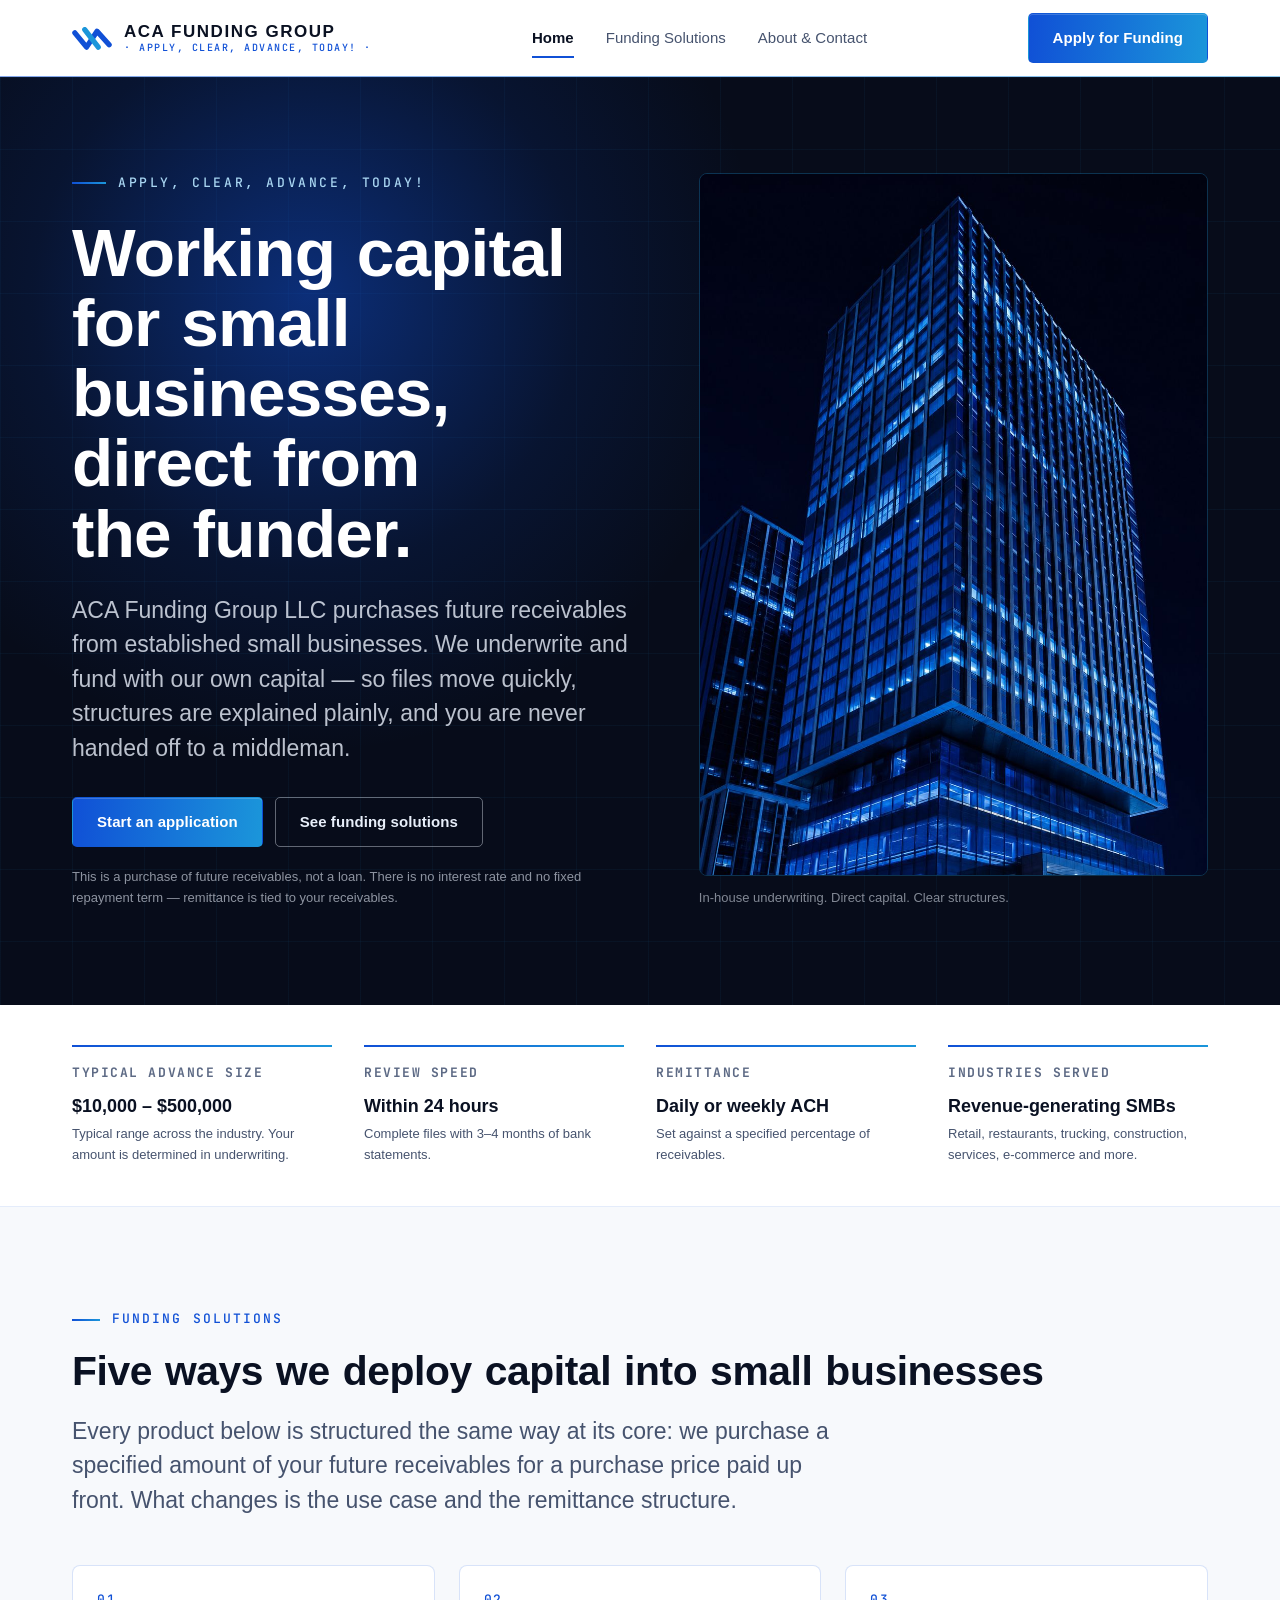
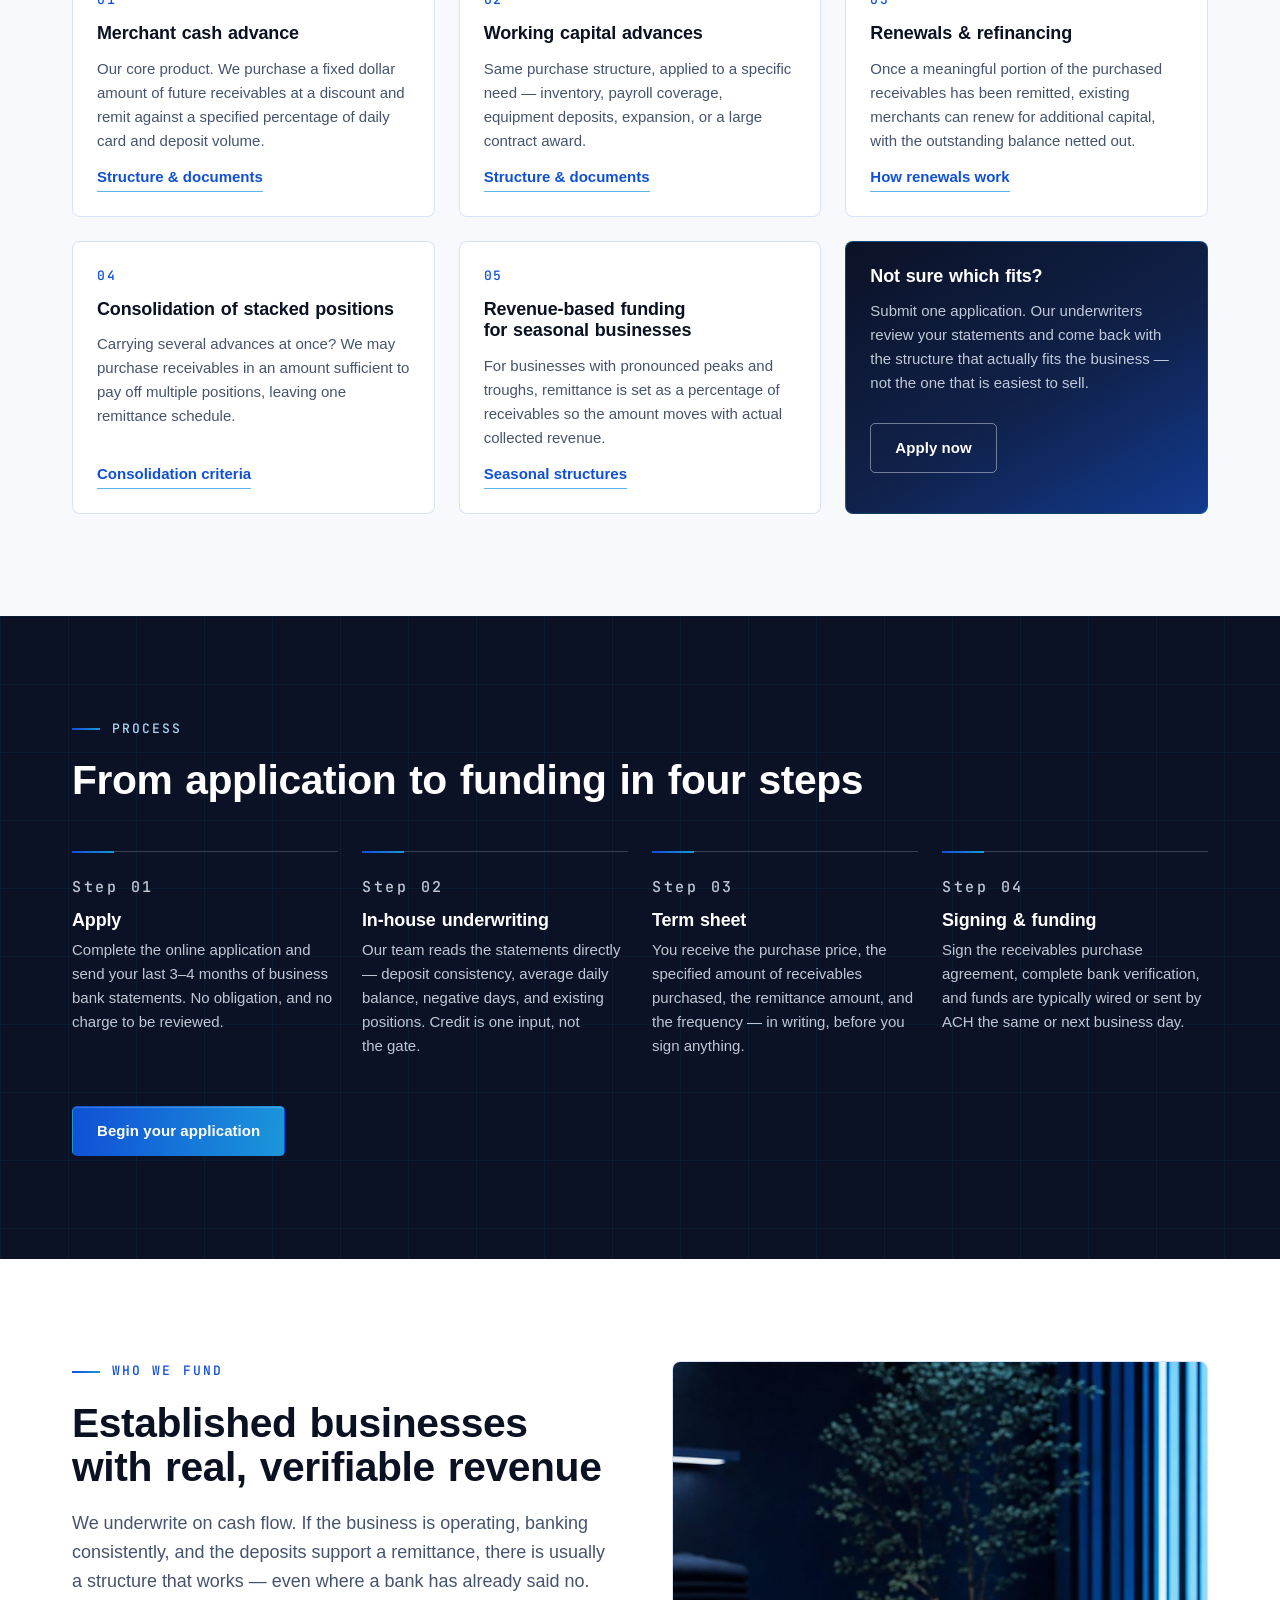
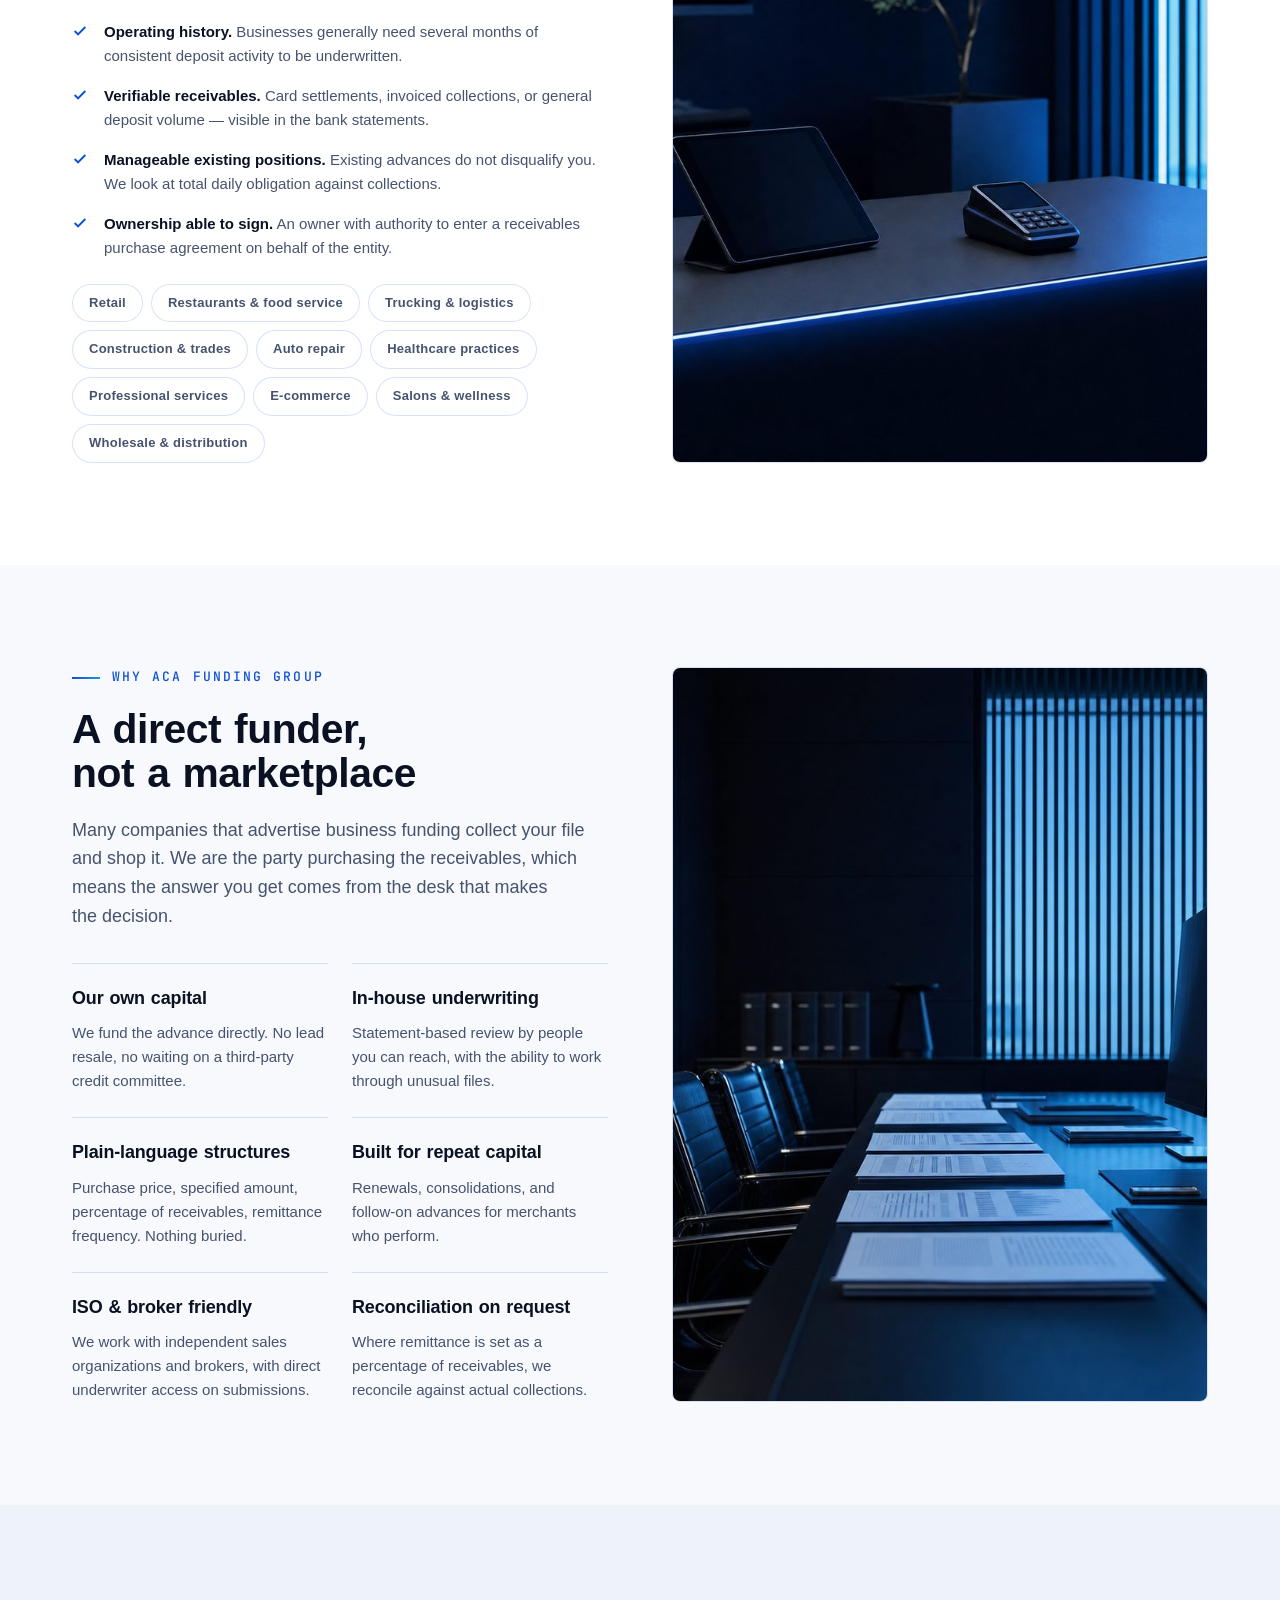
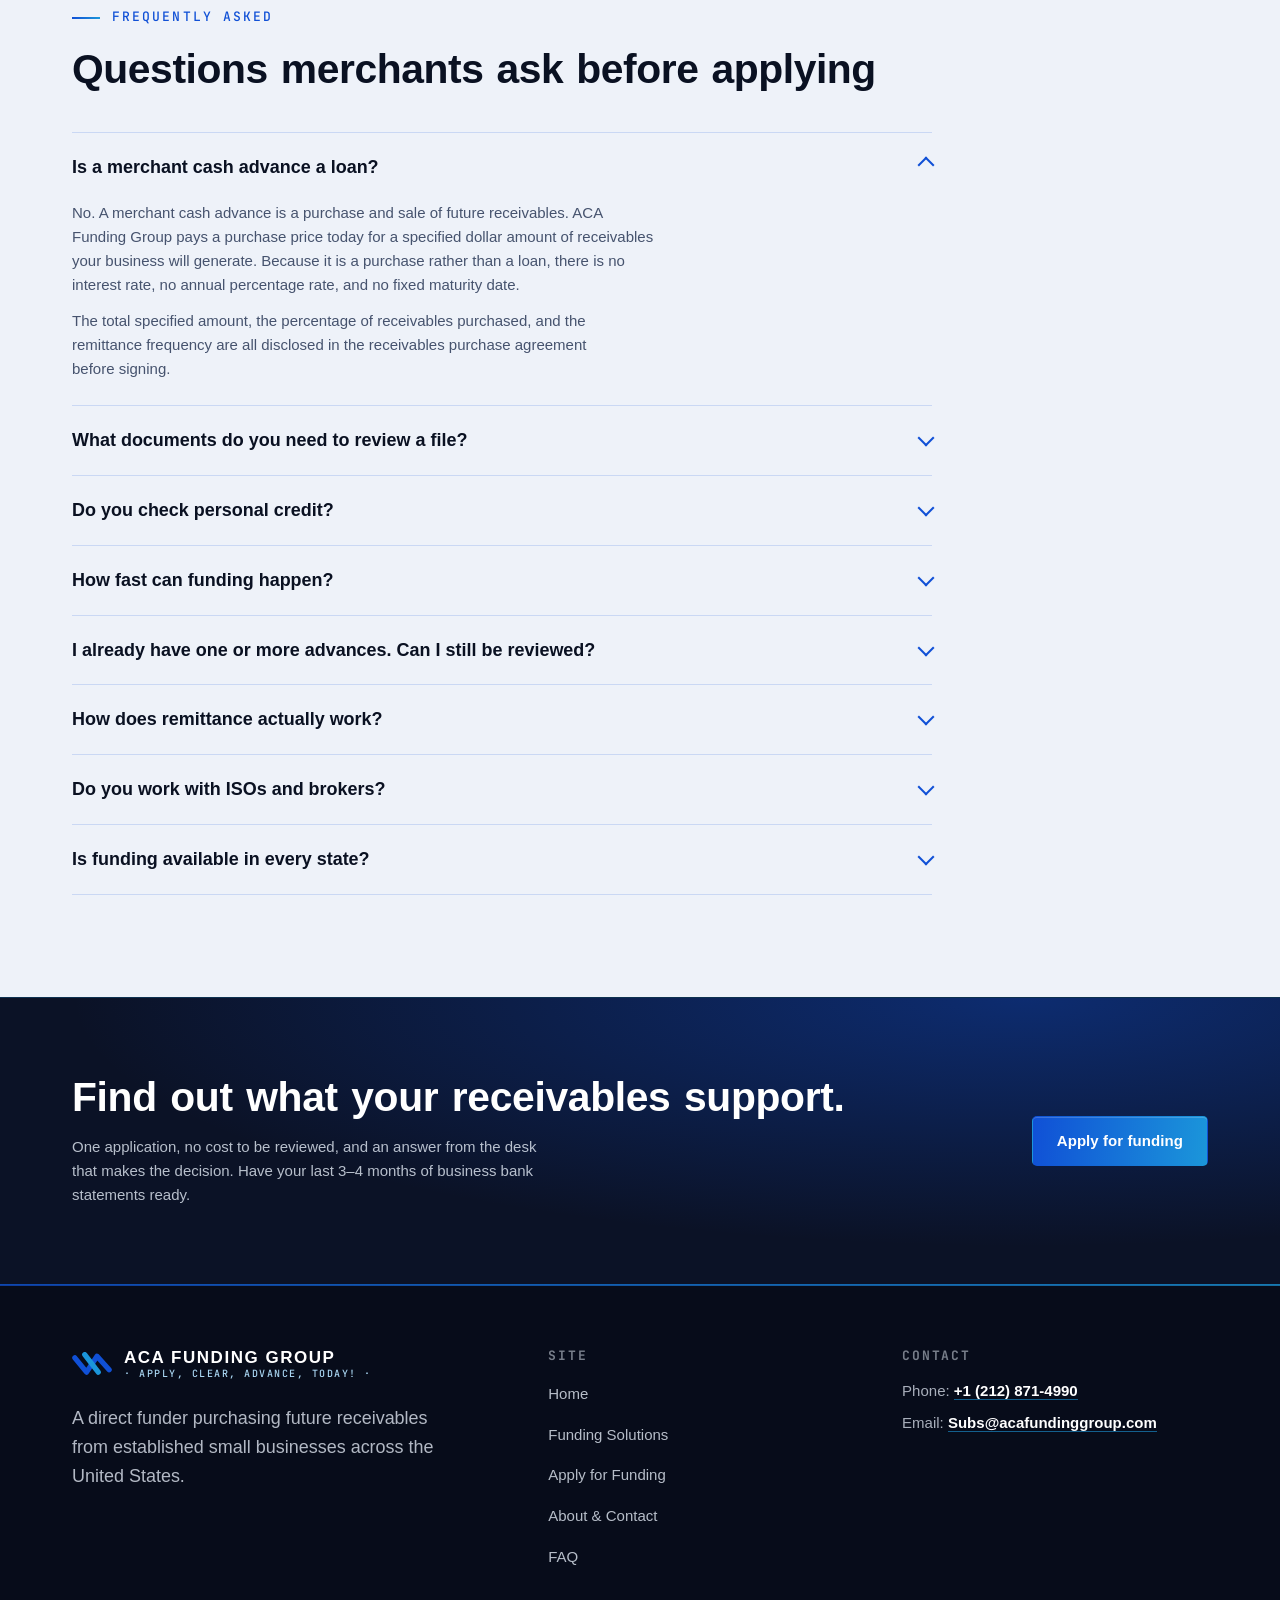
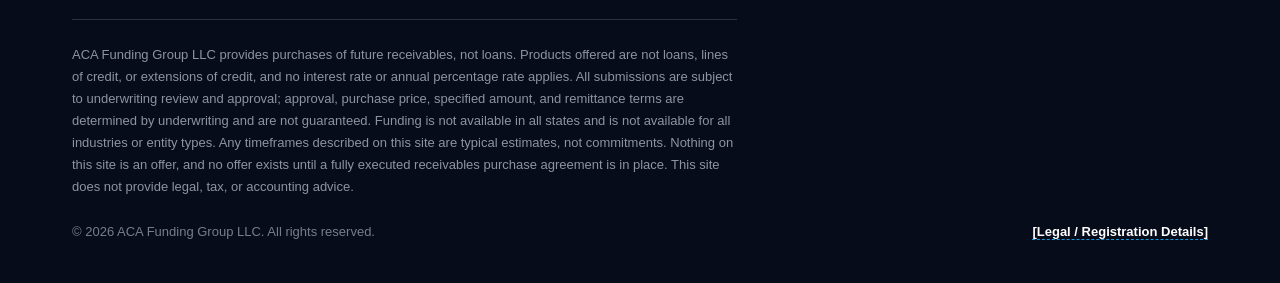
<file: index.html>
<!doctype html>
<html lang="en">
<head>
<meta charset="utf-8" />
<meta name="viewport" content="width=device-width, initial-scale=1" />
<title>ACA Funding Group | Merchant Cash Advance &amp; Working Capital</title>
<meta name="description" content="ACA Funding Group is a direct funder purchasing future receivables from established small businesses. In-house underwriting, decisions typically in 24 hours." />
<link rel="canonical" href="https://acafundinggroup.com/" />
<meta name="robots" content="index, follow, max-image-preview:large" />
<meta property="og:type" content="website" />
<meta property="og:site_name" content="ACA Funding Group" />
<meta property="og:title" content="ACA Funding Group | Merchant Cash Advance &amp; Working Capital" />
<meta property="og:description" content="ACA Funding Group is a direct funder purchasing future receivables from established small businesses. In-house underwriting, decisions typically in 24 hours." />
<meta property="og:url" content="https://acafundinggroup.com/" />
<meta property="og:locale" content="en_US" />
<meta property="og:image" content="https://acafundinggroup.com/assets/og-image.jpg" />
<meta property="og:image:width" content="1200" />
<meta property="og:image:height" content="630" />
<meta property="og:image:alt" content="ACA Funding Group — Apply, Clear, Advance, Today!" />
<meta name="twitter:card" content="summary_large_image" />
<meta name="twitter:title" content="ACA Funding Group | Merchant Cash Advance &amp; Working Capital" />
<meta name="twitter:description" content="ACA Funding Group is a direct funder purchasing future receivables from established small businesses. In-house underwriting, decisions typically in 24 hours." />
<meta name="twitter:image" content="https://acafundinggroup.com/assets/og-image.jpg" />
<meta name="twitter:image:alt" content="ACA Funding Group — Apply, Clear, Advance, Today!" />
<link rel="icon" href="./assets/favicon.svg" type="image/svg+xml" />
<link rel="preconnect" href="https://api.fontshare.com" />
<link rel="preconnect" href="https://cdn.fontshare.com" crossorigin />
<link rel="preconnect" href="https://fonts.googleapis.com" />
<link rel="preconnect" href="https://fonts.gstatic.com" crossorigin />
<link href="https://api.fontshare.com/v2/css?f[]=clash-display@500,600,700&f[]=satoshi@400,500,700&display=swap" rel="stylesheet" />
<link href="https://fonts.googleapis.com/css2?family=JetBrains+Mono:wght@400;500&display=swap" rel="stylesheet" />
<link rel="stylesheet" href="./base.css" />
<link rel="stylesheet" href="./style.css" />
<script type="application/ld+json">
{
  "@context": "https://schema.org",
  "@type": [
    "Organization",
    "FinancialService"
  ],
  "@id": "https://acafundinggroup.com/#organization",
  "name": "ACA Funding Group",
  "legalName": "ACA Funding Group LLC",
  "url": "https://acafundinggroup.com/",
  "logo": {
    "@type": "ImageObject",
    "url": "https://acafundinggroup.com/assets/logo-mark-512.png",
    "width": 512,
    "height": 512
  },
  "image": "https://acafundinggroup.com/assets/og-image.jpg",
  "slogan": "Apply, Clear, Advance, Today!",
  "telephone": "+1-212-871-4990",
  "email": "Subs@acafundinggroup.com",
  "areaServed": {
    "@type": "Country",
    "name": "US"
  },
  "contactPoint": [
    {
      "@type": "ContactPoint",
      "contactType": "sales",
      "telephone": "+1-212-871-4990",
      "email": "Subs@acafundinggroup.com",
      "availableLanguage": "English"
    }
  ]
}
</script>
<script type="application/ld+json">
{
  "@context": "https://schema.org",
  "@type": "WebSite",
  "@id": "https://acafundinggroup.com/#website",
  "url": "https://acafundinggroup.com/",
  "name": "ACA Funding Group",
  "inLanguage": "en-US",
  "publisher": {
    "@id": "https://acafundinggroup.com/#organization"
  }
}
</script>
<script type="application/ld+json">
{
  "@context": "https://schema.org",
  "@type": "FAQPage",
  "@id": "https://acafundinggroup.com/#faq",
  "mainEntity": [
    {
      "@type": "Question",
      "name": "Is a merchant cash advance a loan?",
      "acceptedAnswer": {
        "@type": "Answer",
        "text": "No. A merchant cash advance is a purchase and sale of future receivables. ACA Funding Group pays a purchase price today for a specified dollar amount of receivables your business will generate. Because it is a purchase rather than a loan, there is no interest rate, no annual percentage rate, and no fixed maturity date. The total specified amount, the percentage of receivables purchased, and the remittance frequency are all disclosed in the receivables purchase agreement before signing."
      }
    },
    {
      "@type": "Question",
      "name": "What documents do you need to review a file?",
      "acceptedAnswer": {
        "@type": "Answer",
        "text": "A completed application, the last 3–4 months of complete business bank statements, a government-issued photo ID for the signing owner, and a voided business check. Depending on the industry we may also request merchant processing statements, a copy of the entity formation documents, or a current lease."
      }
    },
    {
      "@type": "Question",
      "name": "Do you check personal credit?",
      "acceptedAnswer": {
        "@type": "Answer",
        "text": "Credit is reviewed as one input among several, but our underwriting is driven primarily by the bank statements: deposit volume and consistency, average daily balance, negative days, and existing remittance obligations. Businesses declined by banks on credit alone are regularly approved here."
      }
    },
    {
      "@type": "Question",
      "name": "How fast can funding happen?",
      "acceptedAnswer": {
        "@type": "Answer",
        "text": "Complete files are typically reviewed within 24 hours. Once a term sheet is accepted and bank verification is complete, funding is generally sent the same or next business day."
      }
    },
    {
      "@type": "Question",
      "name": "I already have one or more advances. Can I still be reviewed?",
      "acceptedAnswer": {
        "@type": "Answer",
        "text": "Yes. Existing positions are common and do not automatically disqualify a business. We look at the aggregate daily or weekly obligation relative to collections. In some cases the right answer is a consolidation that pays off multiple positions and leaves a single remittance schedule."
      }
    },
    {
      "@type": "Question",
      "name": "How does remittance actually work?",
      "acceptedAnswer": {
        "@type": "Answer",
        "text": "Remittance is collected by ACH on a daily (business-day) or weekly schedule, set against a specified percentage of the receivables purchased. Where a fixed estimated amount is debited, reconciliation is available so the amount collected tracks actual receivables."
      }
    },
    {
      "@type": "Question",
      "name": "Do you work with ISOs and brokers?",
      "acceptedAnswer": {
        "@type": "Answer",
        "text": "Yes. We accept submissions from independent sales organizations and brokers and provide direct underwriter contact on live files. Reach out using the contact details on the About page to discuss a partner agreement."
      }
    },
    {
      "@type": "Question",
      "name": "Is funding available in every state?",
      "acceptedAnswer": {
        "@type": "Answer",
        "text": "No. Availability depends on the business location, entity type, and industry, and offerings are not available in all states. Eligibility is confirmed during underwriting."
      }
    }
  ]
}
</script>
</head>
<body>
<a class="skip-link" href="#main">Skip to content</a>

<header class="site-header">
  <div class="wrap header-inner">
    <a class="brand" href="./index.html" aria-label="ACA Funding Group — Apply, Clear, Advance, Today! — home">
      <svg class="logo-mark" viewBox="0 0 98 57" width="40" height="23" fill="none" aria-hidden="true" focusable="false">
          <path d="M6.5 14.5 L35.5 50 L61.5 10.5 L91.5 44" stroke="#1050D6" stroke-width="13" stroke-linecap="round" stroke-linejoin="round" />
          <path d="M31 6.5 L64.5 50" stroke="#1B96DA" stroke-width="13" stroke-linecap="round" stroke-linejoin="round" />
        </svg>
      <span class="brand-text">
        <span class="brand-name">ACA Funding Group</span>
        <span class="brand-sub">&middot; Apply, Clear, Advance, Today! &middot;</span>
      </span>
    </a>
    <nav class="nav" aria-label="Primary">
      <a href="./index.html" aria-current="page">Home</a>
      <a href="./services.html">Funding Solutions</a>
      <a href="./about.html">About &amp; Contact</a>
    </nav>
    <div class="header-cta"><a class="btn btn--primary" href="./apply.html">Apply for Funding</a></div>
    <button class="nav-toggle" type="button" aria-expanded="false" aria-controls="mobileNav" aria-label="Open menu" data-nav-toggle>
      <svg width="20" height="20" viewBox="0 0 24 24" fill="none" stroke="currentColor" stroke-width="2" aria-hidden="true"><path d="M3 6h18M3 12h18M3 18h18"/></svg>
    </button>
  </div>
  <div class="mobile-nav" id="mobileNav">
    <ul>
      <li><a href="./index.html">Home</a></li>
      <li><a href="./services.html">Funding Solutions</a></li>
      <li><a href="./about.html">About &amp; Contact</a></li>
    </ul>
    <a class="btn btn--primary" href="./apply.html">Apply for Funding</a>
  </div>
</header>

<main id="main">

  <!-- HERO -->
  <section class="hero">
    <div class="wrap hero-grid">
      <div>
        <p class="hero-tagline">Apply, Clear, Advance, Today!</p>
        <h1 class="h-hero">Working capital for small businesses, direct from the funder.</h1>
        <p class="lede">ACA Funding Group LLC purchases future receivables from established small businesses. We underwrite and fund with our own capital &mdash; so files move quickly, structures are explained plainly, and you are never handed off to a middleman.</p>
        <div class="btn-row hero-actions">
          <a class="btn btn--primary" href="./apply.html">Start an application</a>
          <a class="btn btn--onNavy" href="./services.html">See funding solutions</a>
        </div>
        <p class="hero-note">This is a purchase of future receivables, not a loan. There is no interest rate and no fixed repayment term &mdash; remittance is tied to your receivables.</p>
      </div>
      <figure class="hero-figure">
        <img src="./assets/hero-building.jpg" alt="Modern glass-and-steel office tower at blue hour, lit from within." width="1000" height="1500" fetchpriority="high" />
        <figcaption>In-house underwriting. Direct capital. Clear structures.</figcaption>
      </figure>
    </div>
  </section>

  <!-- TRUST BAR -->
  <section class="trustbar" aria-label="At a glance">
    <div class="wrap">
      <dl class="trustbar-grid">
        <div class="trust-item">
          <dt>Typical advance size</dt>
          <dd>$10,000 &ndash; $500,000<span>Typical range across the industry. Your amount is determined in underwriting.</span></dd>
        </div>
        <div class="trust-item">
          <dt>Review speed</dt>
          <dd>Within 24 hours<span>Complete files with 3&ndash;4 months of bank statements.</span></dd>
        </div>
        <div class="trust-item">
          <dt>Remittance</dt>
          <dd>Daily or weekly ACH<span>Set against a specified percentage of receivables.</span></dd>
        </div>
        <div class="trust-item">
          <dt>Industries served</dt>
          <dd>Revenue-generating SMBs<span>Retail, restaurants, trucking, construction, services, e-commerce and more.</span></dd>
        </div>
      </dl>
    </div>
  </section>

  <!-- SERVICES OVERVIEW -->
  <section class="section" id="solutions">
    <div class="wrap">
      <p class="eyebrow">Funding solutions</p>
      <h2 class="h-page">Five ways we deploy capital into small businesses</h2>
      <p class="lede" style="margin-top: var(--space-5)">Every product below is structured the same way at its core: we purchase a specified amount of your future receivables for a purchase price paid up front. What changes is the use case and the remittance structure.</p>

      <div class="grid grid--3" style="margin-top: var(--space-12)">
        <article class="card">
          <span class="card-num">01</span>
          <h3 class="h-card">Merchant cash advance</h3>
          <p>Our core product. We purchase a fixed dollar amount of future receivables at a discount and remit against a specified percentage of daily card and deposit volume.</p>
          <a class="textlink" href="./services.html#mca">Structure &amp; documents</a>
        </article>
        <article class="card">
          <span class="card-num">02</span>
          <h3 class="h-card">Working capital advances</h3>
          <p>Same purchase structure, applied to a specific need &mdash; inventory, payroll coverage, equipment deposits, expansion, or a large contract award.</p>
          <a class="textlink" href="./services.html#working-capital">Structure &amp; documents</a>
        </article>
        <article class="card">
          <span class="card-num">03</span>
          <h3 class="h-card">Renewals &amp; refinancing</h3>
          <p>Once a meaningful portion of the purchased receivables has been remitted, existing merchants can renew for additional capital, with the outstanding balance netted out.</p>
          <a class="textlink" href="./services.html#renewals">How renewals work</a>
        </article>
        <article class="card">
          <span class="card-num">04</span>
          <h3 class="h-card">Consolidation of stacked positions</h3>
          <p>Carrying several advances at once? We may purchase receivables in an amount sufficient to pay off multiple positions, leaving one remittance schedule.</p>
          <a class="textlink" href="./services.html#consolidation">Consolidation criteria</a>
        </article>
        <article class="card">
          <span class="card-num">05</span>
          <h3 class="h-card">Revenue-based funding for seasonal businesses</h3>
          <p>For businesses with pronounced peaks and troughs, remittance is set as a percentage of receivables so the amount moves with actual collected revenue.</p>
          <a class="textlink" href="./services.html#seasonal">Seasonal structures</a>
        </article>
        <article class="card card--brand">
          <h3 class="h-card" style="color:#fff">Not sure which fits?</h3>
          <p>Submit one application. Our underwriters review your statements and come back with the structure that actually fits the business &mdash; not the one that is easiest to sell.</p>
          <a class="btn btn--onNavy" href="./apply.html" style="margin-top: var(--space-4); align-self:flex-start">Apply now</a>
        </article>
      </div>
    </div>
  </section>

  <!-- HOW IT WORKS -->
  <section class="section section--navy" id="process">
    <div class="wrap">
      <p class="eyebrow">Process</p>
      <h2 class="h-page" style="color:#fff">From application to funding in four steps</h2>
      <div class="steps" style="margin-top: var(--space-12)">
        <article class="step">
          <p class="step-index">Step 01</p>
          <h3>Apply</h3>
          <p>Complete the online application and send your last 3&ndash;4 months of business bank statements. No obligation, and no charge to be reviewed.</p>
        </article>
        <article class="step">
          <p class="step-index">Step 02</p>
          <h3>In-house underwriting</h3>
          <p>Our team reads the statements directly &mdash; deposit consistency, average daily balance, negative days, and existing positions. Credit is one input, not the gate.</p>
        </article>
        <article class="step">
          <p class="step-index">Step 03</p>
          <h3>Term sheet</h3>
          <p>You receive the purchase price, the specified amount of receivables purchased, the remittance amount, and the frequency &mdash; in writing, before you sign anything.</p>
        </article>
        <article class="step">
          <p class="step-index">Step 04</p>
          <h3>Signing &amp; funding</h3>
          <p>Sign the receivables purchase agreement, complete bank verification, and funds are typically wired or sent by ACH the same or next business day.</p>
        </article>
      </div>
      <div class="btn-row" style="margin-top: var(--space-12)">
        <a class="btn btn--primary" href="./apply.html">Begin your application</a>
      </div>
    </div>
  </section>

  <!-- WHO WE FUND -->
  <section class="section section--surface">
    <div class="wrap split">
      <div>
        <p class="eyebrow">Who we fund</p>
        <h2 class="h-page">Established businesses with real, verifiable revenue</h2>
        <p class="prose" style="margin-top: var(--space-5)">We underwrite on cash flow. If the business is operating, banking consistently, and the deposits support a remittance, there is usually a structure that works &mdash; even where a bank has already said no.</p>
        <ul class="checklist">
          <li><svg width="16" height="16" viewBox="0 0 24 24" fill="none" stroke="currentColor" stroke-width="3" aria-hidden="true"><path d="M20 6L9 17l-5-5"/></svg><span><strong>Operating history.</strong> Businesses generally need several months of consistent deposit activity to be underwritten.</span></li>
          <li><svg width="16" height="16" viewBox="0 0 24 24" fill="none" stroke="currentColor" stroke-width="3" aria-hidden="true"><path d="M20 6L9 17l-5-5"/></svg><span><strong>Verifiable receivables.</strong> Card settlements, invoiced collections, or general deposit volume &mdash; visible in the bank statements.</span></li>
          <li><svg width="16" height="16" viewBox="0 0 24 24" fill="none" stroke="currentColor" stroke-width="3" aria-hidden="true"><path d="M20 6L9 17l-5-5"/></svg><span><strong>Manageable existing positions.</strong> Existing advances do not disqualify you. We look at total daily obligation against collections.</span></li>
          <li><svg width="16" height="16" viewBox="0 0 24 24" fill="none" stroke="currentColor" stroke-width="3" aria-hidden="true"><path d="M20 6L9 17l-5-5"/></svg><span><strong>Ownership able to sign.</strong> An owner with authority to enter a receivables purchase agreement on behalf of the entity.</span></li>
        </ul>
        <div class="pill-row" aria-label="Industries served">
          <span class="pill">Retail</span>
          <span class="pill">Restaurants &amp; food service</span>
          <span class="pill">Trucking &amp; logistics</span>
          <span class="pill">Construction &amp; trades</span>
          <span class="pill">Auto repair</span>
          <span class="pill">Healthcare practices</span>
          <span class="pill">Professional services</span>
          <span class="pill">E-commerce</span>
          <span class="pill">Salons &amp; wellness</span>
          <span class="pill">Wholesale &amp; distribution</span>
        </div>
      </div>
      <img src="./assets/smallbiz.jpg" alt="Clean modern retail counter with a card terminal and tablet, lit in cool blue." width="1400" height="933" loading="lazy" />
    </div>
  </section>

  <!-- WHY ACA -->
  <section class="section">
    <div class="wrap split split--reverse">
      <img src="./assets/underwriting.jpg" alt="Quiet underwriting room with printed statements aligned on a long table." width="1400" height="932" loading="lazy" />
      <div>
        <p class="eyebrow">Why ACA Funding Group</p>
        <h2 class="h-page">A direct funder, not a marketplace</h2>
        <p class="prose" style="margin-top: var(--space-5)">Many companies that advertise business funding collect your file and shop it. We are the party purchasing the receivables, which means the answer you get comes from the desk that makes the decision.</p>
        <div class="grid grid--2" style="margin-top: var(--space-8)">
          <div class="card card--flat">
            <h3 class="h-card">Our own capital</h3>
            <p>We fund the advance directly. No lead resale, no waiting on a third-party credit committee.</p>
          </div>
          <div class="card card--flat">
            <h3 class="h-card">In-house underwriting</h3>
            <p>Statement-based review by people you can reach, with the ability to work through unusual files.</p>
          </div>
          <div class="card card--flat">
            <h3 class="h-card">Plain-language structures</h3>
            <p>Purchase price, specified amount, percentage of receivables, remittance frequency. Nothing buried.</p>
          </div>
          <div class="card card--flat">
            <h3 class="h-card">Built for repeat capital</h3>
            <p>Renewals, consolidations, and follow-on advances for merchants who perform.</p>
          </div>
          <div class="card card--flat">
            <h3 class="h-card">ISO &amp; broker friendly</h3>
            <p>We work with independent sales organizations and brokers, with direct underwriter access on submissions.</p>
          </div>
          <div class="card card--flat">
            <h3 class="h-card">Reconciliation on request</h3>
            <p>Where remittance is set as a percentage of receivables, we reconcile against actual collections.</p>
          </div>
        </div>
      </div>
    </div>
  </section>

  <!-- FAQ -->
  <section class="section section--alt" id="faq">
    <div class="wrap">
      <p class="eyebrow">Frequently asked</p>
      <h2 class="h-page">Questions merchants ask before applying</h2>
      <div class="faq" style="margin-top: var(--space-10)">
        <details open>
          <summary>Is a merchant cash advance a loan?</summary>
          <div class="faq-body">
            <p>No. A merchant cash advance is a purchase and sale of future receivables. ACA Funding Group pays a purchase price today for a specified dollar amount of receivables your business will generate. Because it is a purchase rather than a loan, there is no interest rate, no annual percentage rate, and no fixed maturity date.</p>
            <p>The total specified amount, the percentage of receivables purchased, and the remittance frequency are all disclosed in the receivables purchase agreement before signing.</p>
          </div>
        </details>
        <details>
          <summary>What documents do you need to review a file?</summary>
          <div class="faq-body">
            <p>A completed application, the last 3&ndash;4 months of complete business bank statements, a government-issued photo ID for the signing owner, and a voided business check. Depending on the industry we may also request merchant processing statements, a copy of the entity formation documents, or a current lease.</p>
          </div>
        </details>
        <details>
          <summary>Do you check personal credit?</summary>
          <div class="faq-body">
            <p>Credit is reviewed as one input among several, but our underwriting is driven primarily by the bank statements: deposit volume and consistency, average daily balance, negative days, and existing remittance obligations. Businesses declined by banks on credit alone are regularly approved here.</p>
          </div>
        </details>
        <details>
          <summary>How fast can funding happen?</summary>
          <div class="faq-body">
            <p>Complete files are typically reviewed within 24 hours. Once a term sheet is accepted and bank verification is complete, funding is generally sent the same or next business day.</p>
          </div>
        </details>
        <details>
          <summary>I already have one or more advances. Can I still be reviewed?</summary>
          <div class="faq-body">
            <p>Yes. Existing positions are common and do not automatically disqualify a business. We look at the aggregate daily or weekly obligation relative to collections. In some cases the right answer is a consolidation that pays off multiple positions and leaves a single remittance schedule.</p>
          </div>
        </details>
        <details>
          <summary>How does remittance actually work?</summary>
          <div class="faq-body">
            <p>Remittance is collected by ACH on a daily (business-day) or weekly schedule, set against a specified percentage of the receivables purchased. Where a fixed estimated amount is debited, reconciliation is available so the amount collected tracks actual receivables.</p>
          </div>
        </details>
        <details>
          <summary>Do you work with ISOs and brokers?</summary>
          <div class="faq-body">
            <p>Yes. We accept submissions from independent sales organizations and brokers and provide direct underwriter contact on live files. Reach out using the contact details on the About page to discuss a partner agreement.</p>
          </div>
        </details>
        <details>
          <summary>Is funding available in every state?</summary>
          <div class="faq-body">
            <p>No. Availability depends on the business location, entity type, and industry, and offerings are not available in all states. Eligibility is confirmed during underwriting.</p>
          </div>
        </details>
      </div>
    </div>
  </section>

  <!-- CTA -->
  <section class="cta-band">
    <div class="wrap cta-inner">
      <div>
        <h2>Find out what your receivables support.</h2>
        <p>One application, no cost to be reviewed, and an answer from the desk that makes the decision. Have your last 3&ndash;4 months of business bank statements ready.</p>
      </div>
      <div class="btn-row">
        <a class="btn btn--primary" href="./apply.html">Apply for funding</a>
      </div>
    </div>
  </section>

</main>

<footer class="site-footer">
  <div class="wrap">
    <div class="footer-grid">
      <div>
        <a class="brand" href="./index.html" aria-label="ACA Funding Group — Apply, Clear, Advance, Today! — home">
          <svg class="logo-mark" viewBox="0 0 98 57" width="40" height="23" fill="none" aria-hidden="true" focusable="false">
            <path d="M6.5 14.5 L35.5 50 L61.5 10.5 L91.5 44" stroke="#1050D6" stroke-width="13" stroke-linecap="round" stroke-linejoin="round" />
            <path d="M31 6.5 L64.5 50" stroke="#1B96DA" stroke-width="13" stroke-linecap="round" stroke-linejoin="round" />
          </svg>
          <span class="brand-text">
            <span class="brand-name">ACA Funding Group</span>
            <span class="brand-sub">&middot; Apply, Clear, Advance, Today! &middot;</span>
          </span>
        </a>
        <p style="margin-top: var(--space-5); max-width: 44ch">A direct funder purchasing future receivables from established small businesses across the United States.</p>
      </div>
      <div class="footer-col">
        <h3>Site</h3>
        <ul>
          <li><a href="./index.html">Home</a></li>
          <li><a href="./services.html">Funding Solutions</a></li>
          <li><a href="./apply.html">Apply for Funding</a></li>
          <li><a href="./about.html">About &amp; Contact</a></li>
          <li><a href="./index.html#faq">FAQ</a></li>
        </ul>
      </div>
      <div class="footer-col">
        <h3>Contact</h3>
        <p>Phone: <a href="tel:+12128714990">+1 (212) 871-4990</a></p>
        <p style="margin-top: var(--space-2)">Email: <a href="mailto:Subs@acafundinggroup.com">Subs@acafundinggroup.com</a></p>
      </div>
    </div>
    <p class="footer-disclosure">
      ACA Funding Group LLC provides purchases of future receivables, not loans. Products offered are not loans, lines of credit, or extensions of credit, and no interest rate or annual percentage rate applies. All submissions are subject to underwriting review and approval; approval, purchase price, specified amount, and remittance terms are determined by underwriting and are not guaranteed. Funding is not available in all states and is not available for all industries or entity types. Any timeframes described on this site are typical estimates, not commitments. Nothing on this site is an offer, and no offer exists until a fully executed receivables purchase agreement is in place. This site does not provide legal, tax, or accounting advice.
    </p>
    <div class="footer-bottom">
      <span>&copy; <span data-year>2026</span> ACA Funding Group LLC. All rights reserved.</span>
      <!-- PLACEHOLDER: if the company has registration, licensing, or DBA details to disclose, replace [Legal / Registration Details] -->
      <span><span class="placeholder">[Legal / Registration Details]</span></span>
    </div>
  </div>
</footer>

<script src="./app.js" defer></script>
</body>
</html>
</file>
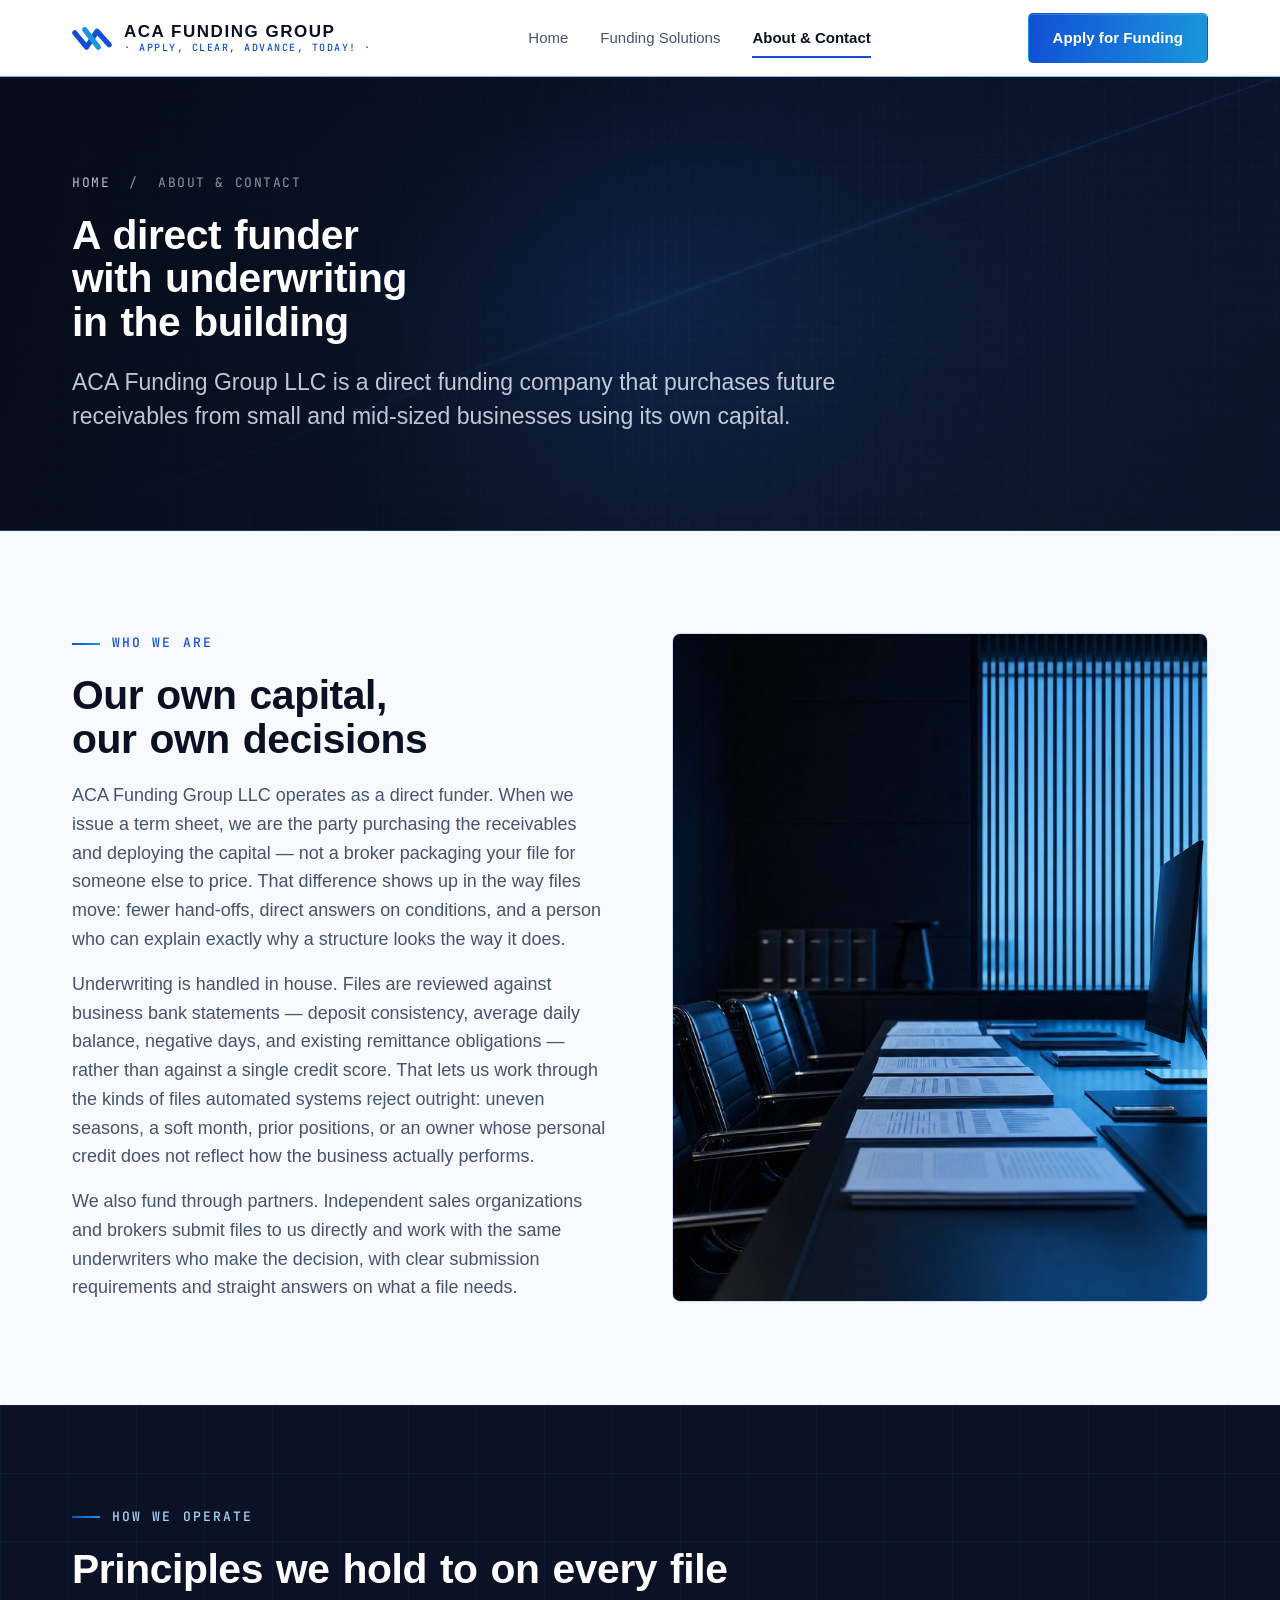
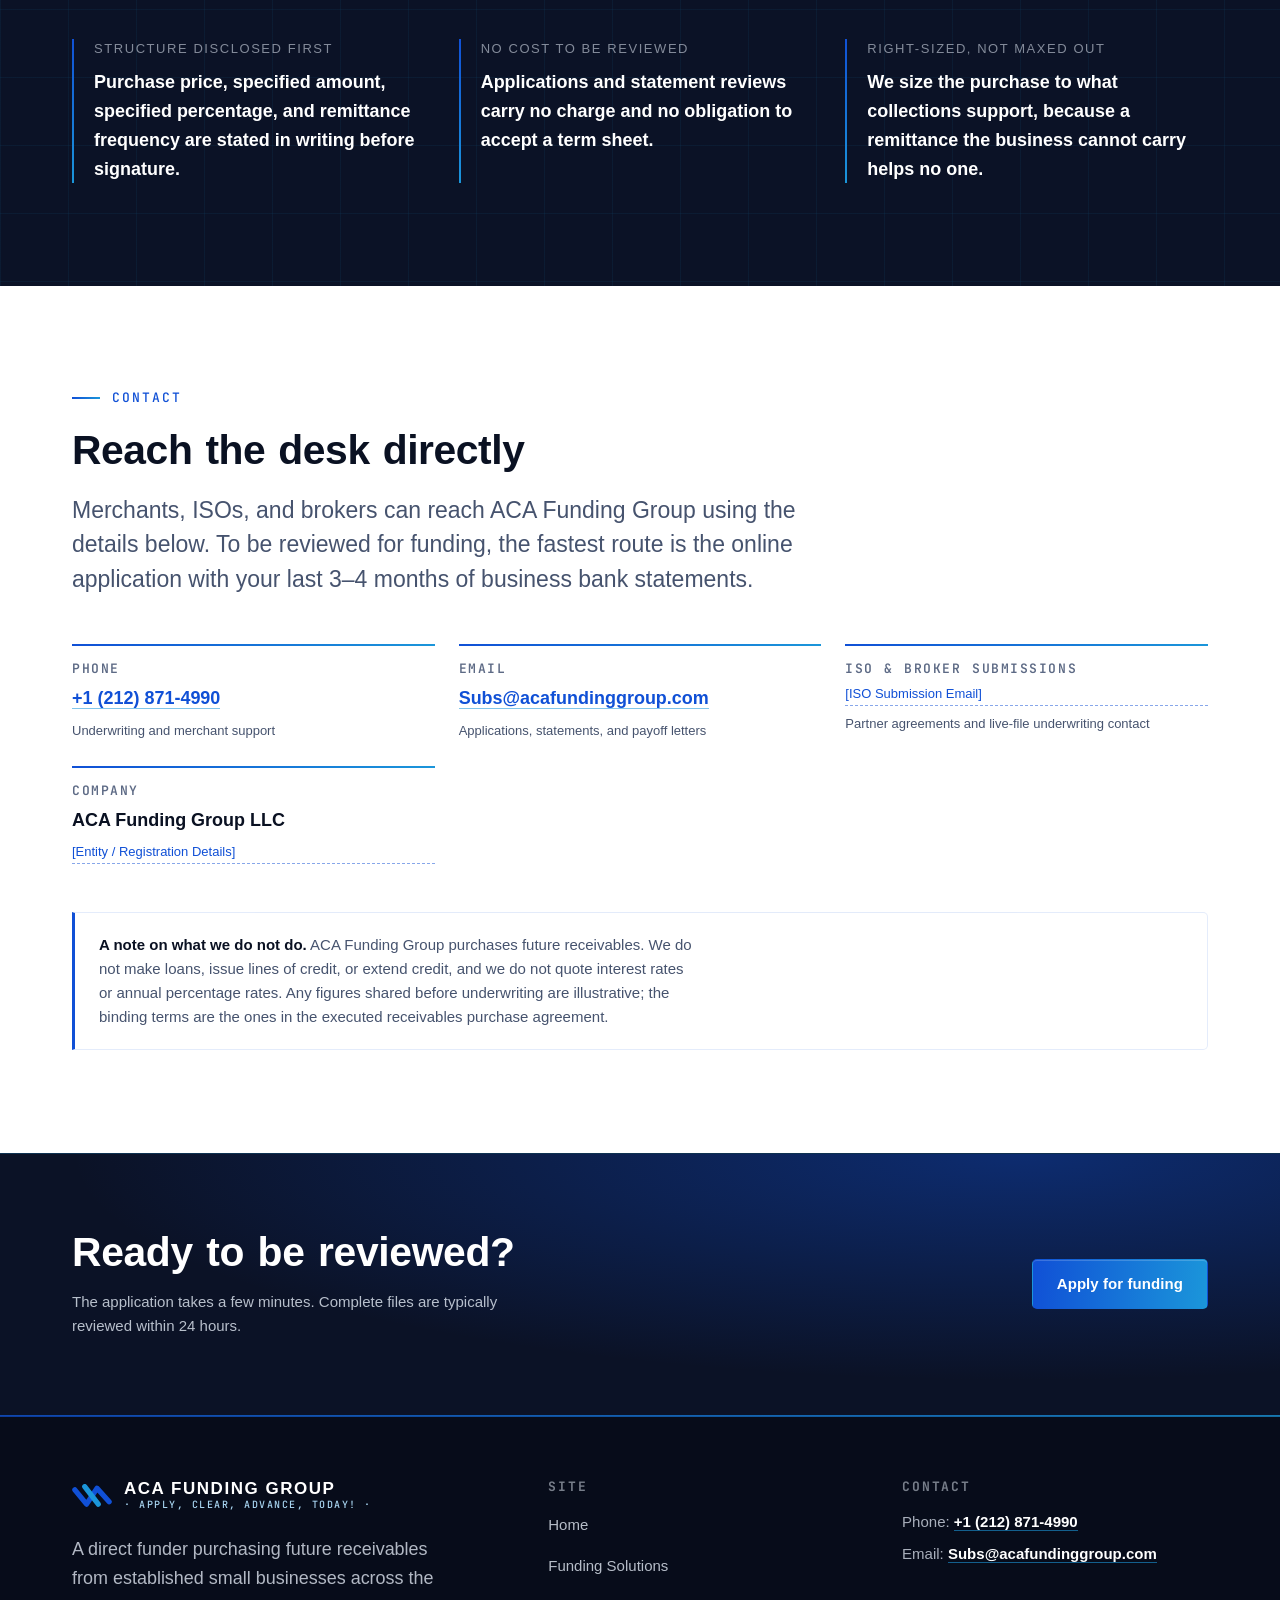
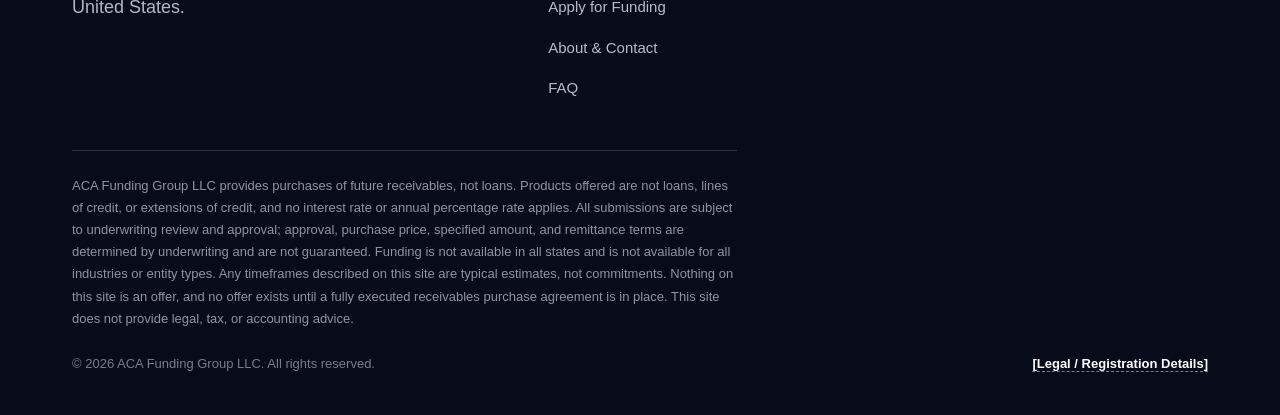
<file: about.html>
<!doctype html>
<html lang="en">
<head>
<meta charset="utf-8" />
<meta name="viewport" content="width=device-width, initial-scale=1" />
<title>About &amp; Contact | ACA Funding Group</title>
<meta name="description" content="Meet ACA Funding Group: a direct funder with in-house underwriting for small businesses, ISOs, and brokers. Call +1 (212) 871-4990 or email our desk today." />
<link rel="canonical" href="https://acafundinggroup.com/about.html" />
<meta name="robots" content="index, follow, max-image-preview:large" />
<meta property="og:type" content="website" />
<meta property="og:site_name" content="ACA Funding Group" />
<meta property="og:title" content="About &amp; Contact | ACA Funding Group" />
<meta property="og:description" content="Meet ACA Funding Group: a direct funder with in-house underwriting for small businesses, ISOs, and brokers. Call +1 (212) 871-4990 or email our desk today." />
<meta property="og:url" content="https://acafundinggroup.com/about.html" />
<meta property="og:locale" content="en_US" />
<meta property="og:image" content="https://acafundinggroup.com/assets/og-image.jpg" />
<meta property="og:image:width" content="1200" />
<meta property="og:image:height" content="630" />
<meta property="og:image:alt" content="ACA Funding Group — Apply, Clear, Advance, Today!" />
<meta name="twitter:card" content="summary_large_image" />
<meta name="twitter:title" content="About &amp; Contact | ACA Funding Group" />
<meta name="twitter:description" content="Meet ACA Funding Group: a direct funder with in-house underwriting for small businesses, ISOs, and brokers. Call +1 (212) 871-4990 or email our desk today." />
<meta name="twitter:image" content="https://acafundinggroup.com/assets/og-image.jpg" />
<meta name="twitter:image:alt" content="ACA Funding Group — Apply, Clear, Advance, Today!" />
<link rel="icon" href="./assets/favicon.svg" type="image/svg+xml" />
<link rel="preconnect" href="https://api.fontshare.com" />
<link rel="preconnect" href="https://cdn.fontshare.com" crossorigin />
<link rel="preconnect" href="https://fonts.googleapis.com" />
<link rel="preconnect" href="https://fonts.gstatic.com" crossorigin />
<link href="https://api.fontshare.com/v2/css?f[]=clash-display@500,600,700&f[]=satoshi@400,500,700&display=swap" rel="stylesheet" />
<link href="https://fonts.googleapis.com/css2?family=JetBrains+Mono:wght@400;500&display=swap" rel="stylesheet" />
<link rel="stylesheet" href="./base.css" />
<link rel="stylesheet" href="./style.css" />
<script type="application/ld+json">
{
  "@context": "https://schema.org",
  "@type": [
    "Organization",
    "FinancialService"
  ],
  "@id": "https://acafundinggroup.com/#organization",
  "name": "ACA Funding Group",
  "legalName": "ACA Funding Group LLC",
  "url": "https://acafundinggroup.com/",
  "logo": {
    "@type": "ImageObject",
    "url": "https://acafundinggroup.com/assets/logo-mark-512.png",
    "width": 512,
    "height": 512
  },
  "image": "https://acafundinggroup.com/assets/og-image.jpg",
  "slogan": "Apply, Clear, Advance, Today!",
  "telephone": "+1-212-871-4990",
  "email": "Subs@acafundinggroup.com",
  "areaServed": {
    "@type": "Country",
    "name": "US"
  },
  "contactPoint": [
    {
      "@type": "ContactPoint",
      "contactType": "sales",
      "telephone": "+1-212-871-4990",
      "email": "Subs@acafundinggroup.com",
      "availableLanguage": "English"
    }
  ]
}
</script>
</head>
<body>
<a class="skip-link" href="#main">Skip to content</a>

<header class="site-header">
  <div class="wrap header-inner">
    <a class="brand" href="./index.html" aria-label="ACA Funding Group — Apply, Clear, Advance, Today! — home">
      <svg class="logo-mark" viewBox="0 0 98 57" width="40" height="23" fill="none" aria-hidden="true" focusable="false">
          <path d="M6.5 14.5 L35.5 50 L61.5 10.5 L91.5 44" stroke="#1050D6" stroke-width="13" stroke-linecap="round" stroke-linejoin="round" />
          <path d="M31 6.5 L64.5 50" stroke="#1B96DA" stroke-width="13" stroke-linecap="round" stroke-linejoin="round" />
        </svg>
      <span class="brand-text">
        <span class="brand-name">ACA Funding Group</span>
        <span class="brand-sub">&middot; Apply, Clear, Advance, Today! &middot;</span>
      </span>
    </a>
    <nav class="nav" aria-label="Primary">
      <a href="./index.html">Home</a>
      <a href="./services.html">Funding Solutions</a>
      <a href="./about.html" aria-current="page">About &amp; Contact</a>
    </nav>
    <div class="header-cta"><a class="btn btn--primary" href="./apply.html">Apply for Funding</a></div>
    <button class="nav-toggle" type="button" aria-expanded="false" aria-controls="mobileNav" aria-label="Open menu" data-nav-toggle>
      <svg width="20" height="20" viewBox="0 0 24 24" fill="none" stroke="currentColor" stroke-width="2" aria-hidden="true"><path d="M3 6h18M3 12h18M3 18h18"/></svg>
    </button>
  </div>
  <div class="mobile-nav" id="mobileNav">
    <ul>
      <li><a href="./index.html">Home</a></li>
      <li><a href="./services.html">Funding Solutions</a></li>
      <li><a href="./about.html">About &amp; Contact</a></li>
    </ul>
    <a class="btn btn--primary" href="./apply.html">Apply for Funding</a>
  </div>
</header>

<main id="main">

  <section class="page-hero">
    <div class="wrap">
      <p class="crumbs"><a href="./index.html">Home</a> &nbsp;/&nbsp; About &amp; Contact</p>
      <h1 class="h-page">A direct funder with underwriting in the building</h1>
      <p class="lede">ACA Funding Group LLC is a direct funding company that purchases future receivables from small and mid-sized businesses using its own capital.</p>
    </div>
  </section>

  <section class="section">
    <div class="wrap split">
      <div>
        <p class="eyebrow">Who we are</p>
        <h2 class="h-page">Our own capital, our own decisions</h2>
        <div class="prose" style="margin-top: var(--space-5)">
          <p>ACA Funding Group LLC operates as a direct funder. When we issue a term sheet, we are the party purchasing the receivables and deploying the capital &mdash; not a broker packaging your file for someone else to price. That difference shows up in the way files move: fewer hand-offs, direct answers on conditions, and a person who can explain exactly why a structure looks the way it does.</p>
          <p>Underwriting is handled in house. Files are reviewed against business bank statements &mdash; deposit consistency, average daily balance, negative days, and existing remittance obligations &mdash; rather than against a single credit score. That lets us work through the kinds of files automated systems reject outright: uneven seasons, a soft month, prior positions, or an owner whose personal credit does not reflect how the business actually performs.</p>
          <p>We also fund through partners. Independent sales organizations and brokers submit files to us directly and work with the same underwriters who make the decision, with clear submission requirements and straight answers on what a file needs.</p>
        </div>
      </div>
      <img src="./assets/underwriting.jpg" alt="Long dark table with printed statements in a quiet cool-lit underwriting room." width="1400" height="932" loading="lazy" />
    </div>
  </section>

  <section class="section section--navy">
    <div class="wrap">
      <p class="eyebrow">How we operate</p>
      <h2 class="h-page" style="color:#fff">Principles we hold to on every file</h2>
      <dl class="stat-strip" style="margin-top: var(--space-12)">
        <div class="stat">
          <dt>Structure disclosed first</dt>
          <dd>Purchase price, specified amount, specified percentage, and remittance frequency are stated in writing before signature.</dd>
        </div>
        <div class="stat">
          <dt>No cost to be reviewed</dt>
          <dd>Applications and statement reviews carry no charge and no obligation to accept a term sheet.</dd>
        </div>
        <div class="stat">
          <dt>Right-sized, not maxed out</dt>
          <dd>We size the purchase to what collections support, because a remittance the business cannot carry helps no one.</dd>
        </div>
      </dl>
    </div>
  </section>

  <section class="section section--surface" id="contact">
    <div class="wrap">
      <p class="eyebrow">Contact</p>
      <h2 class="h-page">Reach the desk directly</h2>
      <p class="lede" style="margin-top: var(--space-5)">Merchants, ISOs, and brokers can reach ACA Funding Group using the details below. To be reviewed for funding, the fastest route is the online application with your last 3&ndash;4 months of business bank statements.</p>

      <div class="contact-grid" style="margin-top: var(--space-12)">
        <div class="contact-item">
          <h3>Phone</h3>
          <p><a href="tel:+12128714990">+1 (212) 871-4990</a></p>
          <span>Underwriting and merchant support</span>
        </div>
        <div class="contact-item">
          <h3>Email</h3>
          <p><a href="mailto:Subs@acafundinggroup.com">Subs@acafundinggroup.com</a></p>
          <span>Applications, statements, and payoff letters</span>
        </div>
        <div class="contact-item">
          <h3>ISO &amp; broker submissions</h3>
          <!-- PLACEHOLDER: replace [ISO Submission Email] with the real submissions inbox, or reuse the main email -->
          <p><span class="placeholder">[ISO Submission Email]</span></p>
          <span>Partner agreements and live-file underwriting contact</span>
        </div>
        <div class="contact-item">
          <h3>Company</h3>
          <p>ACA Funding Group LLC</p>
          <!-- PLACEHOLDER: add entity/registration details here if the company wants them displayed -->
          <span><span class="placeholder">[Entity / Registration Details]</span></span>
        </div>
      </div>

      <div class="callout" style="margin-top: var(--space-12)">
        <p><strong>A note on what we do not do.</strong> ACA Funding Group purchases future receivables. We do not make loans, issue lines of credit, or extend credit, and we do not quote interest rates or annual percentage rates. Any figures shared before underwriting are illustrative; the binding terms are the ones in the executed receivables purchase agreement.</p>
      </div>
    </div>
  </section>

  <section class="cta-band">
    <div class="wrap cta-inner">
      <div>
        <h2>Ready to be reviewed?</h2>
        <p>The application takes a few minutes. Complete files are typically reviewed within 24 hours.</p>
      </div>
      <div class="btn-row">
        <a class="btn btn--primary" href="./apply.html">Apply for funding</a>
      </div>
    </div>
  </section>

</main>

<footer class="site-footer">
  <div class="wrap">
    <div class="footer-grid">
      <div>
        <a class="brand" href="./index.html" aria-label="ACA Funding Group — Apply, Clear, Advance, Today! — home">
          <svg class="logo-mark" viewBox="0 0 98 57" width="40" height="23" fill="none" aria-hidden="true" focusable="false">
            <path d="M6.5 14.5 L35.5 50 L61.5 10.5 L91.5 44" stroke="#1050D6" stroke-width="13" stroke-linecap="round" stroke-linejoin="round" />
            <path d="M31 6.5 L64.5 50" stroke="#1B96DA" stroke-width="13" stroke-linecap="round" stroke-linejoin="round" />
          </svg>
          <span class="brand-text">
            <span class="brand-name">ACA Funding Group</span>
            <span class="brand-sub">&middot; Apply, Clear, Advance, Today! &middot;</span>
          </span>
        </a>
        <p style="margin-top: var(--space-5); max-width: 44ch">A direct funder purchasing future receivables from established small businesses across the United States.</p>
      </div>
      <div class="footer-col">
        <h3>Site</h3>
        <ul>
          <li><a href="./index.html">Home</a></li>
          <li><a href="./services.html">Funding Solutions</a></li>
          <li><a href="./apply.html">Apply for Funding</a></li>
          <li><a href="./about.html">About &amp; Contact</a></li>
          <li><a href="./index.html#faq">FAQ</a></li>
        </ul>
      </div>
      <div class="footer-col">
        <h3>Contact</h3>
        <p>Phone: <a href="tel:+12128714990">+1 (212) 871-4990</a></p>
        <p style="margin-top: var(--space-2)">Email: <a href="mailto:Subs@acafundinggroup.com">Subs@acafundinggroup.com</a></p>
      </div>
    </div>
    <p class="footer-disclosure">
      ACA Funding Group LLC provides purchases of future receivables, not loans. Products offered are not loans, lines of credit, or extensions of credit, and no interest rate or annual percentage rate applies. All submissions are subject to underwriting review and approval; approval, purchase price, specified amount, and remittance terms are determined by underwriting and are not guaranteed. Funding is not available in all states and is not available for all industries or entity types. Any timeframes described on this site are typical estimates, not commitments. Nothing on this site is an offer, and no offer exists until a fully executed receivables purchase agreement is in place. This site does not provide legal, tax, or accounting advice.
    </p>
    <div class="footer-bottom">
      <span>&copy; <span data-year>2026</span> ACA Funding Group LLC. All rights reserved.</span>
      <!-- PLACEHOLDER: registration / licensing / DBA details if applicable -->
      <span><span class="placeholder">[Legal / Registration Details]</span></span>
    </div>
  </div>
</footer>

<script src="./app.js" defer></script>
</body>
</html>
</file>
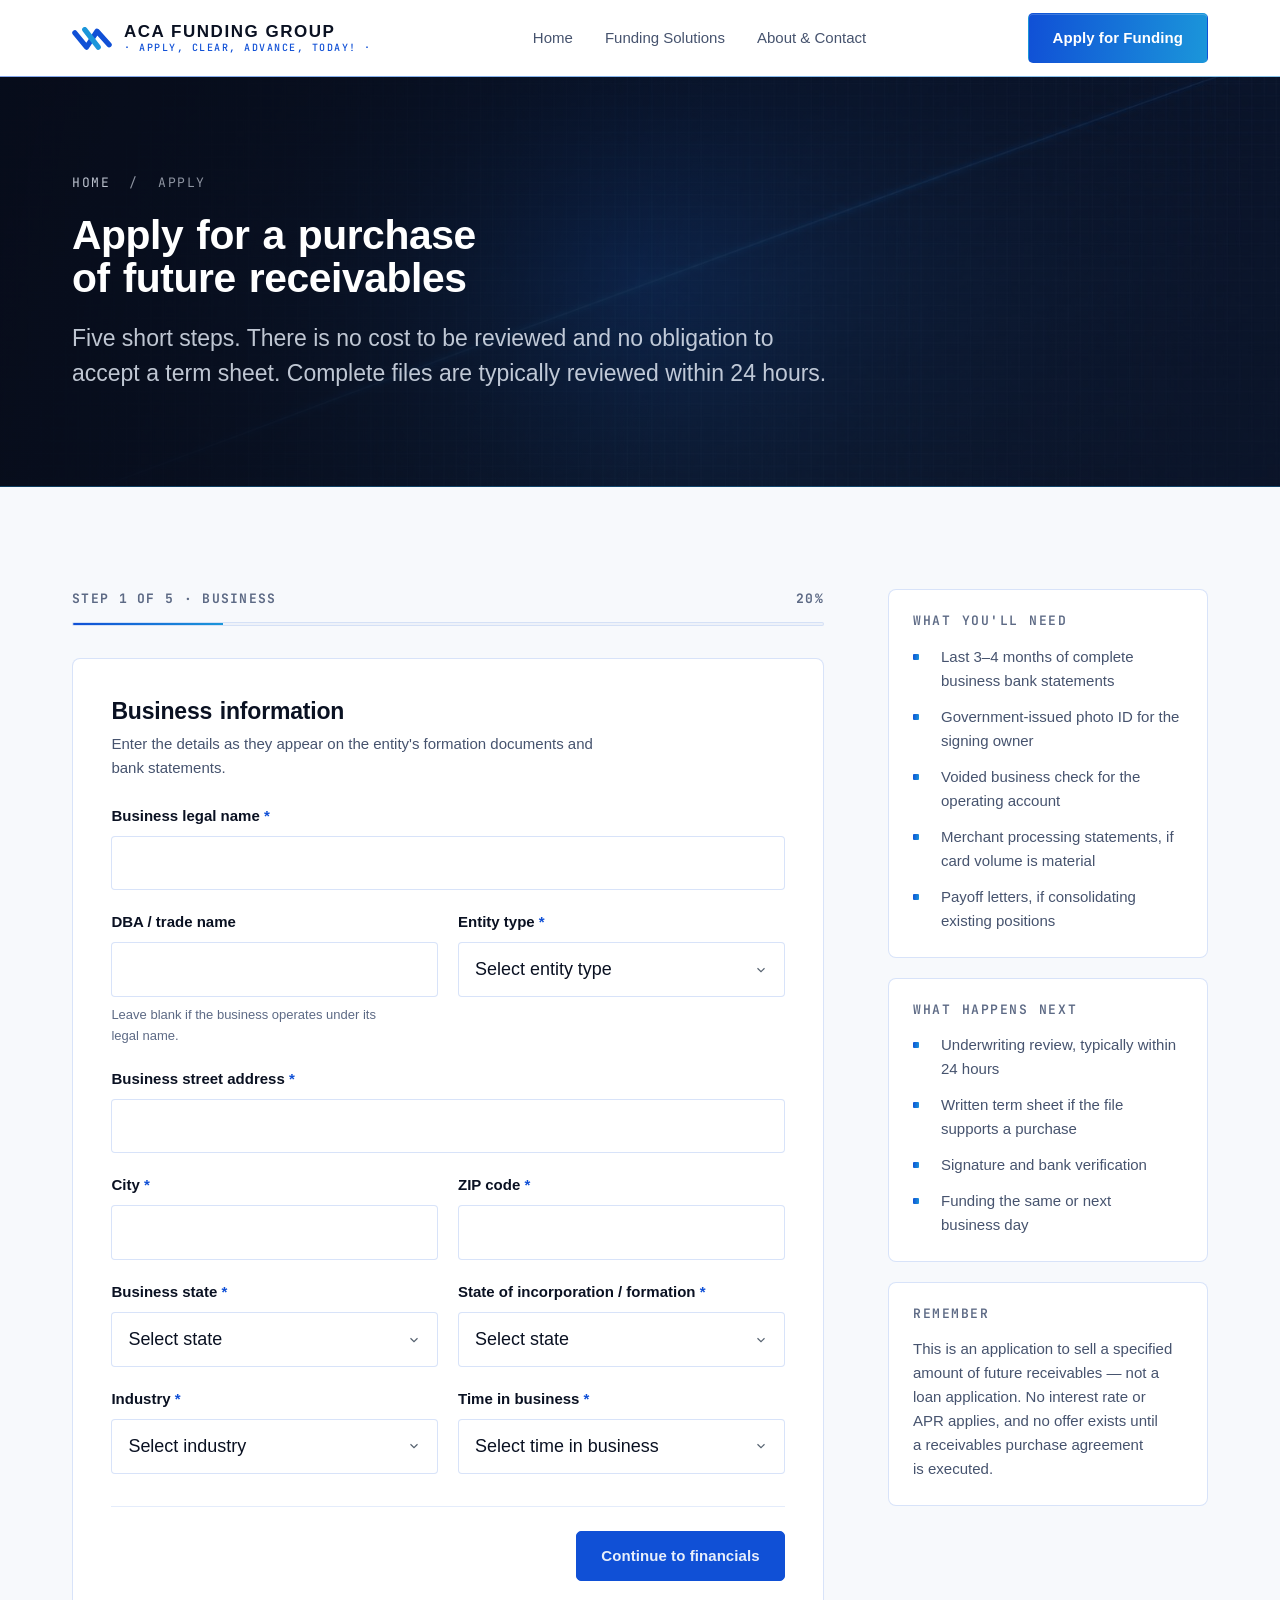
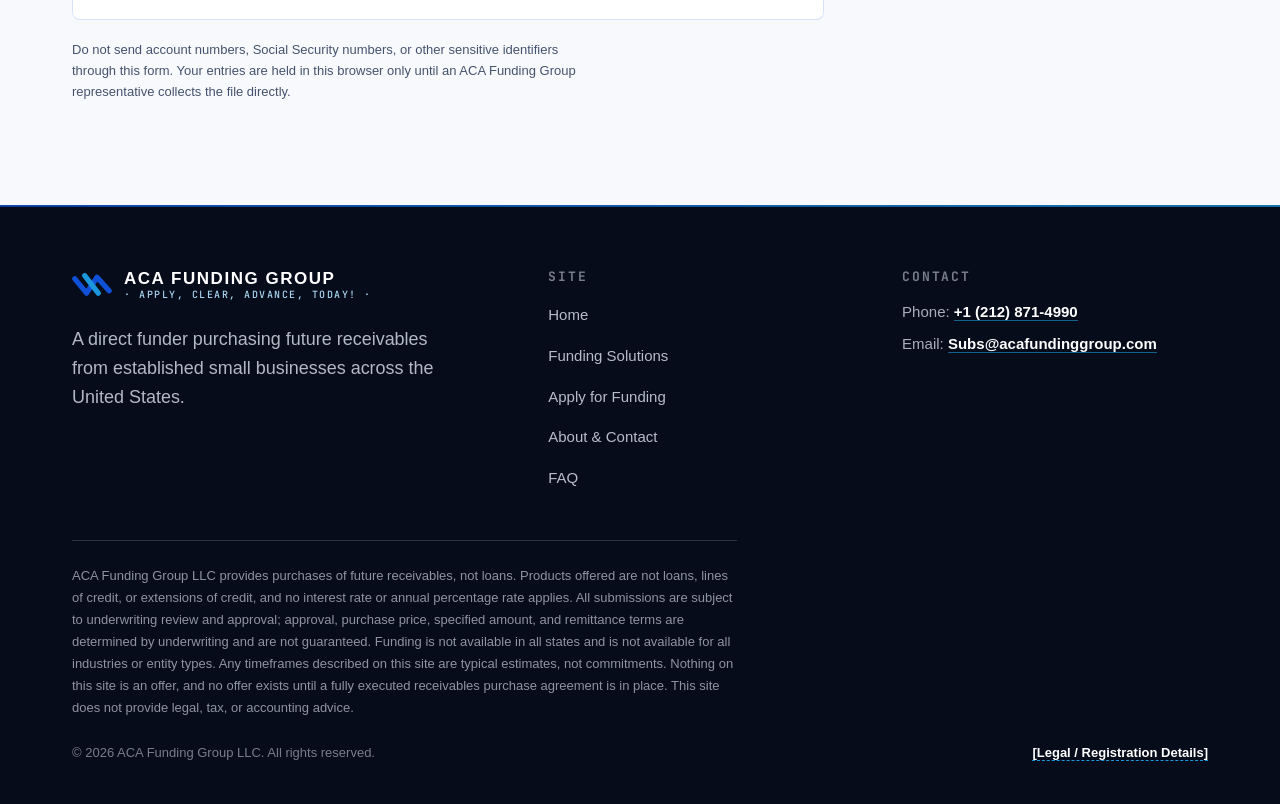
<file: apply.html>
<!doctype html>
<html lang="en">
<head>
<meta charset="utf-8" />
<meta name="viewport" content="width=device-width, initial-scale=1" />
<title>Apply for Business Funding | ACA Funding Group</title>
<meta name="description" content="Apply online with ACA Funding Group in five short steps. No cost to be reviewed. Bring the last 3-4 months of business bank statements and a photo ID." />
<link rel="canonical" href="https://acafundinggroup.com/apply.html" />
<meta name="robots" content="index, follow, max-image-preview:large" />
<meta property="og:type" content="website" />
<meta property="og:site_name" content="ACA Funding Group" />
<meta property="og:title" content="Apply for Business Funding | ACA Funding Group" />
<meta property="og:description" content="Apply online with ACA Funding Group in five short steps. No cost to be reviewed. Bring the last 3-4 months of business bank statements and a photo ID." />
<meta property="og:url" content="https://acafundinggroup.com/apply.html" />
<meta property="og:locale" content="en_US" />
<meta property="og:image" content="https://acafundinggroup.com/assets/og-image.jpg" />
<meta property="og:image:width" content="1200" />
<meta property="og:image:height" content="630" />
<meta property="og:image:alt" content="ACA Funding Group — Apply, Clear, Advance, Today!" />
<meta name="twitter:card" content="summary_large_image" />
<meta name="twitter:title" content="Apply for Business Funding | ACA Funding Group" />
<meta name="twitter:description" content="Apply online with ACA Funding Group in five short steps. No cost to be reviewed. Bring the last 3-4 months of business bank statements and a photo ID." />
<meta name="twitter:image" content="https://acafundinggroup.com/assets/og-image.jpg" />
<meta name="twitter:image:alt" content="ACA Funding Group — Apply, Clear, Advance, Today!" />
<link rel="icon" href="./assets/favicon.svg" type="image/svg+xml" />
<link rel="preconnect" href="https://api.fontshare.com" />
<link rel="preconnect" href="https://cdn.fontshare.com" crossorigin />
<link rel="preconnect" href="https://fonts.googleapis.com" />
<link rel="preconnect" href="https://fonts.gstatic.com" crossorigin />
<link href="https://api.fontshare.com/v2/css?f[]=clash-display@500,600,700&f[]=satoshi@400,500,700&display=swap" rel="stylesheet" />
<link href="https://fonts.googleapis.com/css2?family=JetBrains+Mono:wght@400;500&display=swap" rel="stylesheet" />
<link rel="stylesheet" href="./base.css" />
<link rel="stylesheet" href="./style.css" />
<script type="application/ld+json">
{
  "@context": "https://schema.org",
  "@type": [
    "Organization",
    "FinancialService"
  ],
  "@id": "https://acafundinggroup.com/#organization",
  "name": "ACA Funding Group",
  "legalName": "ACA Funding Group LLC",
  "url": "https://acafundinggroup.com/",
  "logo": {
    "@type": "ImageObject",
    "url": "https://acafundinggroup.com/assets/logo-mark-512.png",
    "width": 512,
    "height": 512
  },
  "image": "https://acafundinggroup.com/assets/og-image.jpg",
  "slogan": "Apply, Clear, Advance, Today!",
  "telephone": "+1-212-871-4990",
  "email": "Subs@acafundinggroup.com",
  "areaServed": {
    "@type": "Country",
    "name": "US"
  },
  "contactPoint": [
    {
      "@type": "ContactPoint",
      "contactType": "sales",
      "telephone": "+1-212-871-4990",
      "email": "Subs@acafundinggroup.com",
      "availableLanguage": "English"
    }
  ]
}
</script>
</head>
<body>
<a class="skip-link" href="#main">Skip to content</a>

<header class="site-header">
  <div class="wrap header-inner">
    <a class="brand" href="./index.html" aria-label="ACA Funding Group — Apply, Clear, Advance, Today! — home">
      <svg class="logo-mark" viewBox="0 0 98 57" width="40" height="23" fill="none" aria-hidden="true" focusable="false">
          <path d="M6.5 14.5 L35.5 50 L61.5 10.5 L91.5 44" stroke="#1050D6" stroke-width="13" stroke-linecap="round" stroke-linejoin="round" />
          <path d="M31 6.5 L64.5 50" stroke="#1B96DA" stroke-width="13" stroke-linecap="round" stroke-linejoin="round" />
        </svg>
      <span class="brand-text">
        <span class="brand-name">ACA Funding Group</span>
        <span class="brand-sub">&middot; Apply, Clear, Advance, Today! &middot;</span>
      </span>
    </a>
    <nav class="nav" aria-label="Primary">
      <a href="./index.html">Home</a>
      <a href="./services.html">Funding Solutions</a>
      <a href="./about.html">About &amp; Contact</a>
    </nav>
    <div class="header-cta"><a class="btn btn--primary" href="./apply.html" aria-current="page">Apply for Funding</a></div>
    <button class="nav-toggle" type="button" aria-expanded="false" aria-controls="mobileNav" aria-label="Open menu" data-nav-toggle>
      <svg width="20" height="20" viewBox="0 0 24 24" fill="none" stroke="currentColor" stroke-width="2" aria-hidden="true"><path d="M3 6h18M3 12h18M3 18h18"/></svg>
    </button>
  </div>
  <div class="mobile-nav" id="mobileNav">
    <ul>
      <li><a href="./index.html">Home</a></li>
      <li><a href="./services.html">Funding Solutions</a></li>
      <li><a href="./about.html">About &amp; Contact</a></li>
    </ul>
    <a class="btn btn--primary" href="./apply.html">Apply for Funding</a>
  </div>
</header>

<main id="main">

  <section class="page-hero">
    <div class="wrap">
      <p class="crumbs"><a href="./index.html">Home</a> &nbsp;/&nbsp; Apply</p>
      <h1 class="h-page">Apply for a purchase of future receivables</h1>
      <p class="lede">Five short steps. There is no cost to be reviewed and no obligation to accept a term sheet. Complete files are typically reviewed within 24 hours.</p>
    </div>
  </section>

  <section class="section">
    <div class="wrap apply-layout">

      <div>
        <!-- FORM -->
        <div id="formShell">
          <div class="progress" aria-hidden="false">
            <div class="progress-meta">
              <span id="progressLabel">Step 1 of 5 &middot; Business</span>
              <span id="progressPct">20%</span>
            </div>
            <div class="progress-track">
              <div class="progress-fill" id="progressFill"></div>
            </div>
          </div>

          <form class="form-card" id="applyForm" novalidate>

            <!-- STEP 1 -->
            <fieldset class="step-panel is-active" data-step="1">
              <div class="fs-head">
                <h2 class="h-sub">Business information</h2>
                <p>Enter the details as they appear on the entity's formation documents and bank statements.</p>
              </div>
              <div class="field-grid field-grid--2">
                <div class="field field--full">
                  <label for="legalName">Business legal name <span class="req">*</span></label>
                  <input id="legalName" name="legalName" type="text" autocomplete="organization" required />
                  <p class="error-msg">Enter the full legal name of the entity.</p>
                </div>
                <div class="field">
                  <label for="dba">DBA / trade name</label>
                  <input id="dba" name="dba" type="text" />
                  <p class="hint">Leave blank if the business operates under its legal name.</p>
                </div>
                <div class="field">
                  <label for="entityType">Entity type <span class="req">*</span></label>
                  <select id="entityType" name="entityType" required>
                    <option value="">Select entity type</option>
                    <option>Sole proprietorship</option>
                    <option>General partnership</option>
                    <option>Limited partnership</option>
                    <option>LLC</option>
                    <option>S corporation</option>
                    <option>C corporation</option>
                    <option>Nonprofit</option>
                    <option>Other</option>
                  </select>
                  <p class="error-msg">Select an entity type.</p>
                </div>
                <div class="field field--full">
                  <label for="street">Business street address <span class="req">*</span></label>
                  <input id="street" name="street" type="text" autocomplete="street-address" required />
                  <p class="error-msg">Enter the business street address.</p>
                </div>
                <div class="field">
                  <label for="city">City <span class="req">*</span></label>
                  <input id="city" name="city" type="text" autocomplete="address-level2" required />
                  <p class="error-msg">Enter the city.</p>
                </div>
                <div class="field">
                  <label for="zip">ZIP code <span class="req">*</span></label>
                  <input id="zip" name="zip" type="text" inputmode="numeric" autocomplete="postal-code" pattern="\d{5}(-\d{4})?" required />
                  <p class="error-msg">Enter a valid 5-digit ZIP code.</p>
                </div>
                <div class="field">
                  <label for="state">Business state <span class="req">*</span></label>
                  <select id="state" name="state" data-states required>
                    <option value="">Select state</option>
                  </select>
                  <p class="error-msg">Select the state where the business operates.</p>
                </div>
                <div class="field">
                  <label for="incState">State of incorporation / formation <span class="req">*</span></label>
                  <select id="incState" name="incState" data-states required>
                    <option value="">Select state</option>
                  </select>
                  <p class="error-msg">Select the state of formation.</p>
                </div>
                <div class="field">
                  <label for="industry">Industry <span class="req">*</span></label>
                  <select id="industry" name="industry" required>
                    <option value="">Select industry</option>
                    <option>Retail</option>
                    <option>Restaurant / food service</option>
                    <option>Trucking / logistics</option>
                    <option>Construction / trades</option>
                    <option>Automotive / repair</option>
                    <option>Healthcare / medical practice</option>
                    <option>Professional services</option>
                    <option>E-commerce</option>
                    <option>Salon / spa / wellness</option>
                    <option>Wholesale / distribution</option>
                    <option>Manufacturing</option>
                    <option>Landscaping / seasonal services</option>
                    <option>Entertainment / events</option>
                    <option>Other</option>
                  </select>
                  <p class="error-msg">Select an industry.</p>
                </div>
                <div class="field">
                  <label for="timeInBusiness">Time in business <span class="req">*</span></label>
                  <select id="timeInBusiness" name="timeInBusiness" required>
                    <option value="">Select time in business</option>
                    <option>Less than 6 months</option>
                    <option>6&ndash;11 months</option>
                    <option>1&ndash;2 years</option>
                    <option>2&ndash;5 years</option>
                    <option>5&ndash;10 years</option>
                    <option>More than 10 years</option>
                  </select>
                  <p class="error-msg">Select how long the business has been operating.</p>
                </div>
              </div>
              <div class="form-nav">
                <span></span>
                <button class="btn btn--solid" type="button" data-next>Continue to financials</button>
              </div>
            </fieldset>

            <!-- STEP 2 -->
            <fieldset class="step-panel" data-step="2">
              <div class="fs-head">
                <h2 class="h-sub">Revenue &amp; banking</h2>
                <p>Approximate figures are fine at this stage. Underwriting verifies everything against the business bank statements.</p>
              </div>
              <div class="field-grid field-grid--2">
                <div class="field">
                  <label for="annualRevenue">Annual gross revenue (USD) <span class="req">*</span></label>
                  <input id="annualRevenue" name="annualRevenue" type="text" inputmode="numeric" placeholder="e.g. 850,000" required data-money />
                  <p class="error-msg">Enter an annual gross revenue amount.</p>
                </div>
                <div class="field">
                  <label for="monthlyRevenue">Average monthly gross revenue (USD) <span class="req">*</span></label>
                  <input id="monthlyRevenue" name="monthlyRevenue" type="text" inputmode="numeric" placeholder="e.g. 70,000" required data-money />
                  <p class="error-msg">Enter an average monthly gross revenue amount.</p>
                </div>
                <div class="field">
                  <label for="avgBalance">Average bank balance (USD) <span class="req">*</span></label>
                  <input id="avgBalance" name="avgBalance" type="text" inputmode="numeric" placeholder="e.g. 12,000" required data-money />
                  <p class="hint">Average daily balance in the operating account.</p>
                  <p class="error-msg">Enter an average bank balance.</p>
                </div>
                <div class="field">
                  <label for="depositsPerMonth">Monthly deposit count</label>
                  <select id="depositsPerMonth" name="depositsPerMonth">
                    <option value="">Select (optional)</option>
                    <option>Fewer than 5</option>
                    <option>5&ndash;9</option>
                    <option>10&ndash;19</option>
                    <option>20 or more</option>
                  </select>
                  <p class="hint">Helps us gauge deposit consistency.</p>
                </div>
                <div class="field field--full">
                  <label for="cardVolume">Share of revenue collected by card</label>
                  <select id="cardVolume" name="cardVolume">
                    <option value="">Select (optional)</option>
                    <option>None &mdash; invoiced or cash only</option>
                    <option>Under 25%</option>
                    <option>25&ndash;50%</option>
                    <option>50&ndash;75%</option>
                    <option>Over 75%</option>
                  </select>
                  <p class="hint">If card volume is material, have your merchant processing statements available.</p>
                </div>
              </div>
              <div class="form-nav">
                <button class="btn btn--ghost" type="button" data-prev>Back</button>
                <button class="btn btn--solid" type="button" data-next>Continue to funding request</button>
              </div>
            </fieldset>

            <!-- STEP 3 -->
            <fieldset class="step-panel" data-step="3">
              <div class="fs-head">
                <h2 class="h-sub">Funding request &amp; existing positions</h2>
                <p>Disclosing open positions up front avoids a second review cycle &mdash; they appear in the bank statements regardless.</p>
              </div>
              <div class="field-grid field-grid--2">
                <div class="field">
                  <label for="requestedAmount">Requested amount (USD) <span class="req">*</span></label>
                  <input id="requestedAmount" name="requestedAmount" type="text" inputmode="numeric" placeholder="e.g. 75,000" required data-money />
                  <p class="hint">Advances typically range from $10,000 to $500,000. Your amount is set in underwriting.</p>
                  <p class="error-msg">Enter the amount you are requesting.</p>
                </div>
                <div class="field">
                  <label for="remittancePref">Preferred remittance frequency</label>
                  <select id="remittancePref" name="remittancePref">
                    <option value="">No preference</option>
                    <option>Daily (business days)</option>
                    <option>Weekly</option>
                  </select>
                  <p class="hint">Subject to underwriting and the receivables purchase agreement.</p>
                </div>
                <div class="field field--full">
                  <label for="useOfFunds">Use of funds <span class="req">*</span></label>
                  <textarea id="useOfFunds" name="useOfFunds" rows="4" placeholder="For example: purchase inventory ahead of the fall season and cover payroll during a 45-day receivable cycle."></textarea>
                  <p class="error-msg">Tell us briefly how the funds would be used.</p>
                </div>
                <div class="field field--full">
                  <span id="hasAdvancesLabel" class="field-legend" style="font-size: var(--text-sm); font-weight: 700">Does the business have any existing advances or funding positions? <span class="req">*</span></span>
                  <div class="radio-row" role="radiogroup" aria-labelledby="hasAdvancesLabel">
                    <label class="radio-chip"><input type="radio" name="hasAdvances" value="No" /><span>No</span></label>
                    <label class="radio-chip"><input type="radio" name="hasAdvances" value="Yes" /><span>Yes</span></label>
                  </div>
                  <p class="error-msg">Select yes or no.</p>
                </div>
              </div>
              <div class="field-grid field-grid--2" id="advanceDetails" hidden style="margin-top: var(--space-5)">
                <div class="field">
                  <label for="advanceCount">How many open positions? <span class="req">*</span></label>
                  <select id="advanceCount" name="advanceCount">
                    <option value="">Select</option>
                    <option>1</option>
                    <option>2</option>
                    <option>3</option>
                    <option>4</option>
                    <option>5 or more</option>
                  </select>
                  <p class="error-msg">Select the number of open positions.</p>
                </div>
                <div class="field">
                  <label for="advanceBalance">Total outstanding balance (USD) <span class="req">*</span></label>
                  <input id="advanceBalance" name="advanceBalance" type="text" inputmode="numeric" placeholder="e.g. 40,000" data-money />
                  <p class="error-msg">Enter the combined outstanding balance.</p>
                </div>
                <div class="field field--full">
                  <div class="check-line">
                    <input id="wantsConsolidation" name="wantsConsolidation" type="checkbox" value="Yes" />
                    <label for="wantsConsolidation">I would like to be considered for a consolidation of these positions.</label>
                  </div>
                </div>
              </div>
              <div class="form-nav">
                <button class="btn btn--ghost" type="button" data-prev>Back</button>
                <button class="btn btn--solid" type="button" data-next>Continue to ownership</button>
              </div>
            </fieldset>

            <!-- STEP 4 -->
            <fieldset class="step-panel" data-step="4">
              <div class="fs-head">
                <h2 class="h-sub">Ownership &amp; contact</h2>
                <p>The signing owner must have authority to enter a receivables purchase agreement on behalf of the entity.</p>
              </div>
              <div class="field-grid field-grid--2">
                <div class="field">
                  <label for="ownerName">Owner full name <span class="req">*</span></label>
                  <input id="ownerName" name="ownerName" type="text" autocomplete="name" required />
                  <p class="error-msg">Enter the owner's full name.</p>
                </div>
                <div class="field">
                  <label for="ownershipPct">Ownership percentage <span class="req">*</span></label>
                  <input id="ownershipPct" name="ownershipPct" type="number" min="1" max="100" step="1" placeholder="e.g. 100" required />
                  <p class="error-msg">Enter a percentage between 1 and 100.</p>
                </div>
                <div class="field">
                  <label for="ownerPhone">Owner phone <span class="req">*</span></label>
                  <input id="ownerPhone" name="ownerPhone" type="tel" autocomplete="tel" placeholder="(201) 555-0123" required />
                  <p class="error-msg">Enter a phone number with at least 10 digits.</p>
                </div>
                <div class="field">
                  <label for="ownerEmail">Owner email <span class="req">*</span></label>
                  <input id="ownerEmail" name="ownerEmail" type="email" autocomplete="email" placeholder="name@business.com" required />
                  <p class="error-msg">Enter a valid email address.</p>
                </div>
                <div class="field">
                  <label for="creditBracket">Estimated credit score bracket <span class="req">*</span></label>
                  <select id="creditBracket" name="creditBracket" required>
                    <option value="">Select bracket</option>
                    <option>Below 550</option>
                    <option>550&ndash;599</option>
                    <option>600&ndash;649</option>
                    <option>650&ndash;699</option>
                    <option>700&ndash;749</option>
                    <option>750 or above</option>
                    <option>Not sure</option>
                  </select>
                  <p class="hint">Credit is one input among several. It is not the deciding factor.</p>
                  <p class="error-msg">Select a bracket, or choose "Not sure".</p>
                </div>
                <div class="field">
                  <label for="referral">How did you hear about ACA Funding Group?</label>
                  <select id="referral" name="referral">
                    <option value="">Select (optional)</option>
                    <option>Search</option>
                    <option>Referral from another business</option>
                    <option>ISO or broker</option>
                    <option>Existing ACA merchant</option>
                    <option>Other</option>
                  </select>
                </div>
              </div>
              <div class="form-nav">
                <button class="btn btn--ghost" type="button" data-prev>Back</button>
                <button class="btn btn--solid" type="button" data-next>Review application</button>
              </div>
            </fieldset>

            <!-- STEP 5 -->
            <fieldset class="step-panel" data-step="5">
              <div class="fs-head">
                <h2 class="h-sub">Review &amp; submit</h2>
                <p>Check the details below, then submit. You can go back to any step to make changes.</p>
              </div>

              <div class="review-list" id="reviewOutput"></div>

              <div class="callout" style="margin-top: var(--space-8)">
                <p><strong>Bank statements are required.</strong> To complete underwriting we need the last 3&ndash;4 months of complete business bank statements &mdash; all pages, as downloaded from your bank. Send them to the email address listed on our
                  <a class="textlink" href="./about.html#contact">contact page</a> after submitting, or reply to the confirmation our team sends you. Seasonal reviews may request up to 12 months.</p>
              </div>

              <div style="margin-top: var(--space-6); display: grid; gap: var(--space-4)">
                <div class="check-line">
                  <input id="consentAccuracy" name="consentAccuracy" type="checkbox" required />
                  <label for="consentAccuracy">I confirm the information provided is accurate to the best of my knowledge and that I am authorized to submit it on behalf of the business. <span class="req">*</span></label>
                </div>
                <div class="check-line">
                  <input id="consentReview" name="consentReview" type="checkbox" required />
                  <label for="consentReview">I understand this is an application to be reviewed for a purchase of future receivables &mdash; not a loan application &mdash; that submitting it creates no obligation on either side, and that any offer is subject to underwriting and a signed receivables purchase agreement. <span class="req">*</span></label>
                </div>
                <p class="error-msg" id="consentError" style="display:none">Both confirmations are required before submitting.</p>
              </div>

              <div class="form-nav">
                <button class="btn btn--ghost" type="button" data-prev>Back</button>
                <button class="btn btn--primary" type="submit" id="submitBtn">Submit application</button>
              </div>
            </fieldset>

          </form>
          <p class="xs muted" style="margin-top: var(--space-5); max-width: 70ch">Do not send account numbers, Social Security numbers, or other sensitive identifiers through this form. Your entries are held in this browser only until an ACA Funding Group representative collects the file directly.</p>
        </div>

        <!-- SUCCESS -->
        <div class="success" id="successPanel" role="status" aria-live="polite">
          <div class="success-card">
            <div class="success-mark" aria-hidden="true">
              <svg width="26" height="26" viewBox="0 0 24 24" fill="none" stroke="currentColor" stroke-width="2.5"><path d="M20 6L9 17l-5-5"/></svg>
            </div>
            <h2 class="h-page">Application received</h2>
            <p class="lede" style="margin-top: var(--space-4)">Thank you, <span id="successName">applicant</span>. Your application for <strong id="successBusiness">your business</strong> has been recorded in this browser and is ready for an ACA Funding Group underwriter.</p>

            <ol class="next-steps" role="list">
              <li><span><strong>Underwriting review &mdash; within 24 hours</strong>An underwriter reviews the application and your bank statements. Send the last 3&ndash;4 months of complete business bank statements if you have not already.</span></li>
              <li><span><strong>Term sheet</strong>If the file supports a purchase, you receive a written term sheet: purchase price, specified amount of receivables purchased, specified percentage, and remittance frequency. No interest rate, because this is not a loan.</span></li>
              <li><span><strong>Signing &amp; verification</strong>Sign the receivables purchase agreement and complete bank verification.</span></li>
              <li><span><strong>Funding &mdash; same or next business day</strong>Funds are sent by ACH or wire to your operating account, typically the same or next business day after signing.</span></li>
            </ol>

            <div class="ref-line">
              Reference: <strong id="successRef">&mdash;</strong> &middot; Submitted <span id="successTime">&mdash;</span>
              <!-- PLACEHOLDER: this reference number is generated client-side for the applicant's convenience. Replace with your real CRM/submission ID if you connect a backend. -->
            </div>

            <div class="btn-row" style="margin-top: var(--space-8)">
              <a class="btn btn--solid" href="./index.html">Back to home</a>
              <button class="btn btn--ghost" type="button" id="startAnother">Submit another application</button>
            </div>
            <p class="xs muted" style="margin-top: var(--space-6)">Questions in the meantime? Call
              <a href="tel:+12128714990">+1 (212) 871-4990</a> or email
              <a href="mailto:Subs@acafundinggroup.com">Subs@acafundinggroup.com</a>.</p>
          </div>
        </div>
      </div>

      <!-- ASIDE -->
      <aside class="apply-aside" aria-label="What to expect">
        <div class="aside-card">
          <h3>What you'll need</h3>
          <ul>
            <li>Last 3&ndash;4 months of complete business bank statements</li>
            <li>Government-issued photo ID for the signing owner</li>
            <li>Voided business check for the operating account</li>
            <li>Merchant processing statements, if card volume is material</li>
            <li>Payoff letters, if consolidating existing positions</li>
          </ul>
        </div>
        <div class="aside-card">
          <h3>What happens next</h3>
          <ul>
            <li>Underwriting review, typically within 24 hours</li>
            <li>Written term sheet if the file supports a purchase</li>
            <li>Signature and bank verification</li>
            <li>Funding the same or next business day</li>
          </ul>
        </div>
        <div class="aside-card">
          <h3>Remember</h3>
          <p>This is an application to sell a specified amount of future receivables &mdash; not a loan application. No interest rate or APR applies, and no offer exists until a receivables purchase agreement is executed.</p>
        </div>
      </aside>

    </div>
  </section>

</main>

<footer class="site-footer">
  <div class="wrap">
    <div class="footer-grid">
      <div>
        <a class="brand" href="./index.html" aria-label="ACA Funding Group — Apply, Clear, Advance, Today! — home">
          <svg class="logo-mark" viewBox="0 0 98 57" width="40" height="23" fill="none" aria-hidden="true" focusable="false">
            <path d="M6.5 14.5 L35.5 50 L61.5 10.5 L91.5 44" stroke="#1050D6" stroke-width="13" stroke-linecap="round" stroke-linejoin="round" />
            <path d="M31 6.5 L64.5 50" stroke="#1B96DA" stroke-width="13" stroke-linecap="round" stroke-linejoin="round" />
          </svg>
          <span class="brand-text">
            <span class="brand-name">ACA Funding Group</span>
            <span class="brand-sub">&middot; Apply, Clear, Advance, Today! &middot;</span>
          </span>
        </a>
        <p style="margin-top: var(--space-5); max-width: 44ch">A direct funder purchasing future receivables from established small businesses across the United States.</p>
      </div>
      <div class="footer-col">
        <h3>Site</h3>
        <ul>
          <li><a href="./index.html">Home</a></li>
          <li><a href="./services.html">Funding Solutions</a></li>
          <li><a href="./apply.html">Apply for Funding</a></li>
          <li><a href="./about.html">About &amp; Contact</a></li>
          <li><a href="./index.html#faq">FAQ</a></li>
        </ul>
      </div>
      <div class="footer-col">
        <h3>Contact</h3>
        <p>Phone: <a href="tel:+12128714990">+1 (212) 871-4990</a></p>
        <p style="margin-top: var(--space-2)">Email: <a href="mailto:Subs@acafundinggroup.com">Subs@acafundinggroup.com</a></p>
      </div>
    </div>
    <p class="footer-disclosure">
      ACA Funding Group LLC provides purchases of future receivables, not loans. Products offered are not loans, lines of credit, or extensions of credit, and no interest rate or annual percentage rate applies. All submissions are subject to underwriting review and approval; approval, purchase price, specified amount, and remittance terms are determined by underwriting and are not guaranteed. Funding is not available in all states and is not available for all industries or entity types. Any timeframes described on this site are typical estimates, not commitments. Nothing on this site is an offer, and no offer exists until a fully executed receivables purchase agreement is in place. This site does not provide legal, tax, or accounting advice.
    </p>
    <div class="footer-bottom">
      <span>&copy; <span data-year>2026</span> ACA Funding Group LLC. All rights reserved.</span>
      <!-- PLACEHOLDER: registration / licensing / DBA details if applicable -->
      <span><span class="placeholder">[Legal / Registration Details]</span></span>
    </div>
  </div>
</footer>

<script src="./app.js" defer></script>
<script src="./apply.js" defer></script>
</body>
</html>
</file>
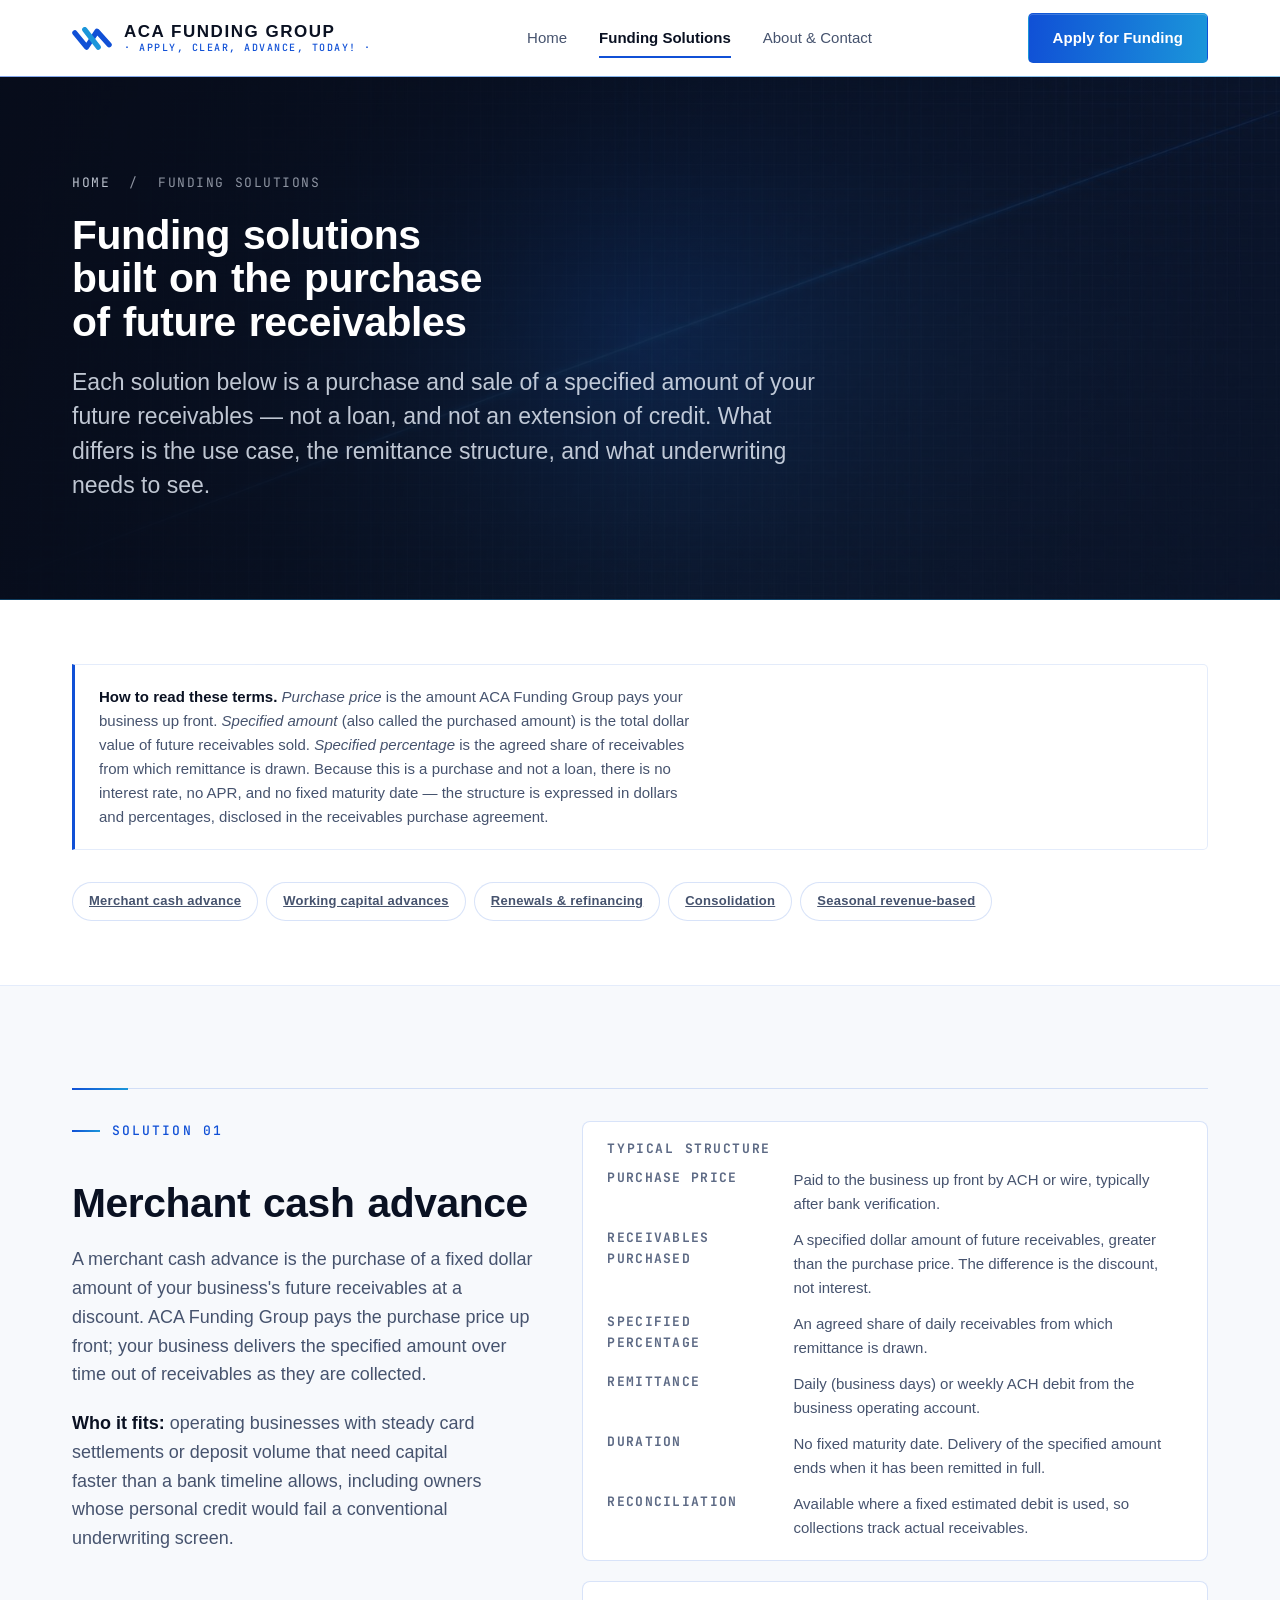
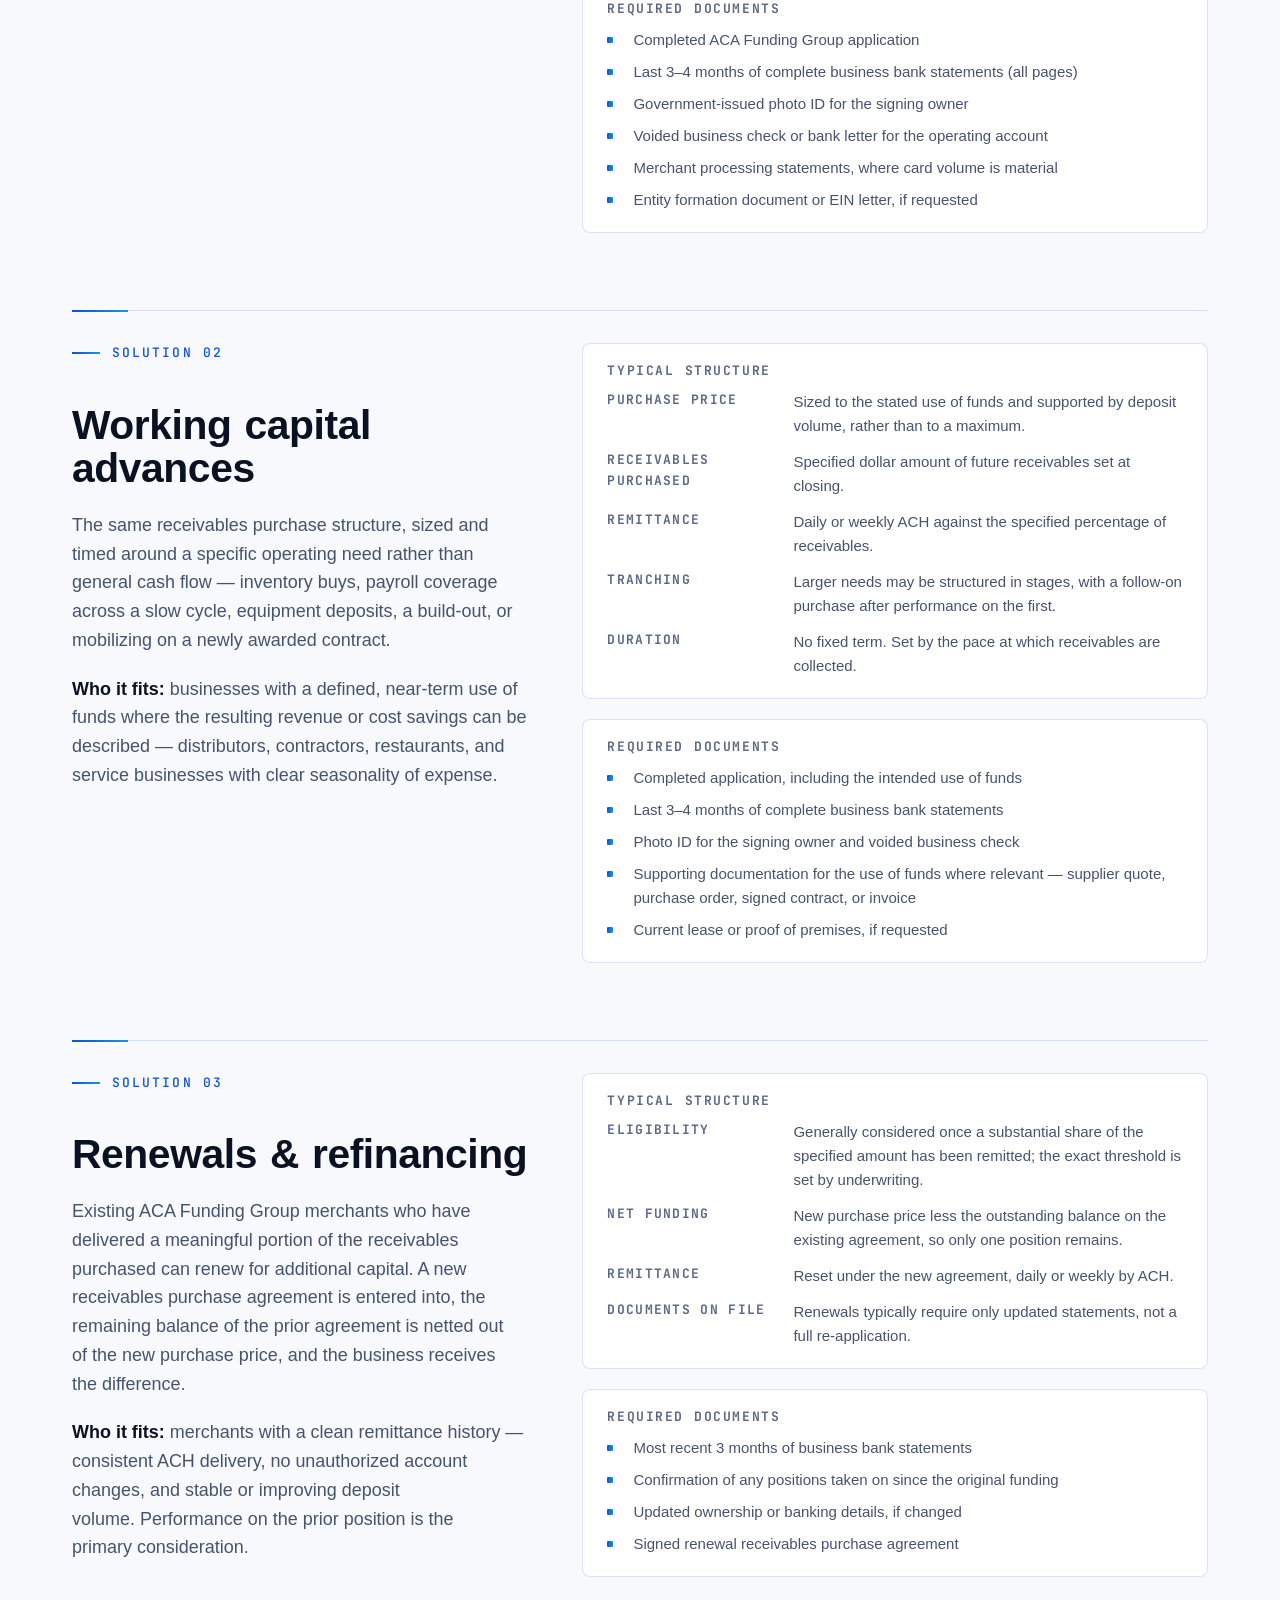
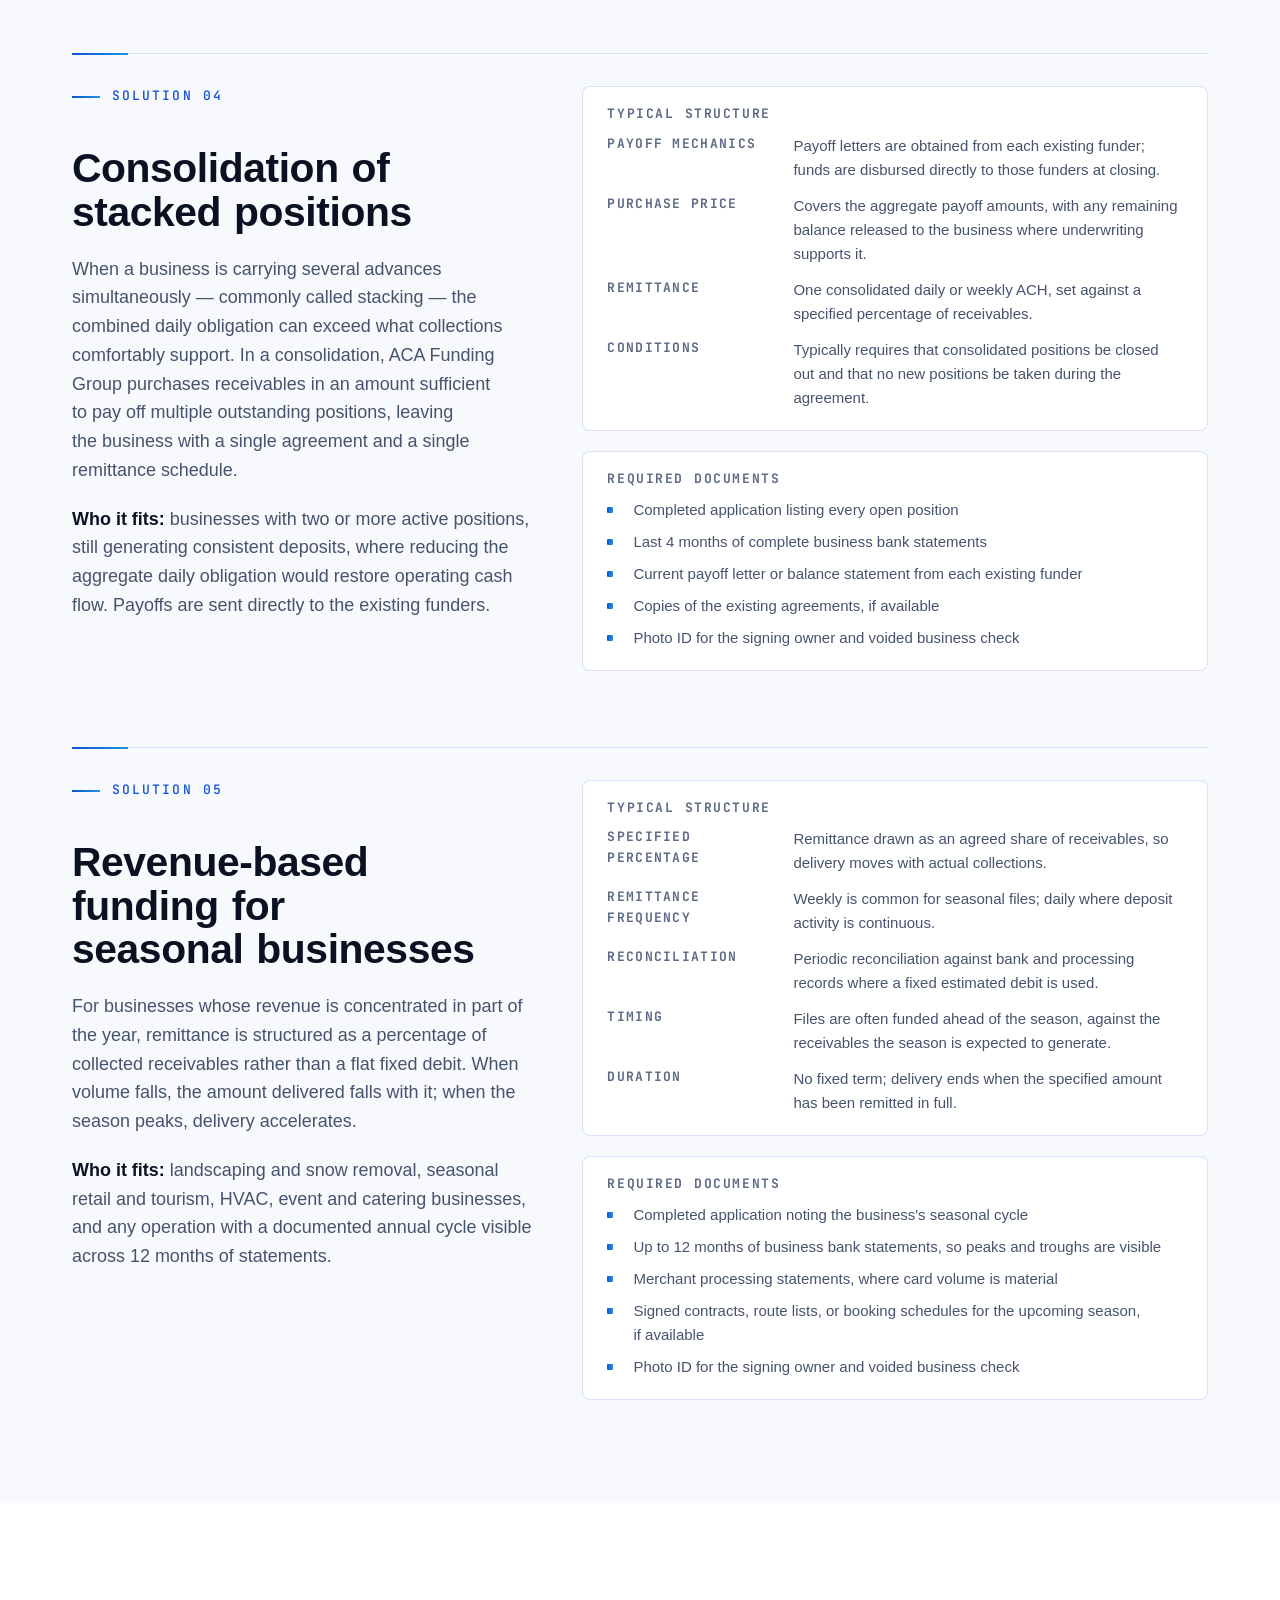
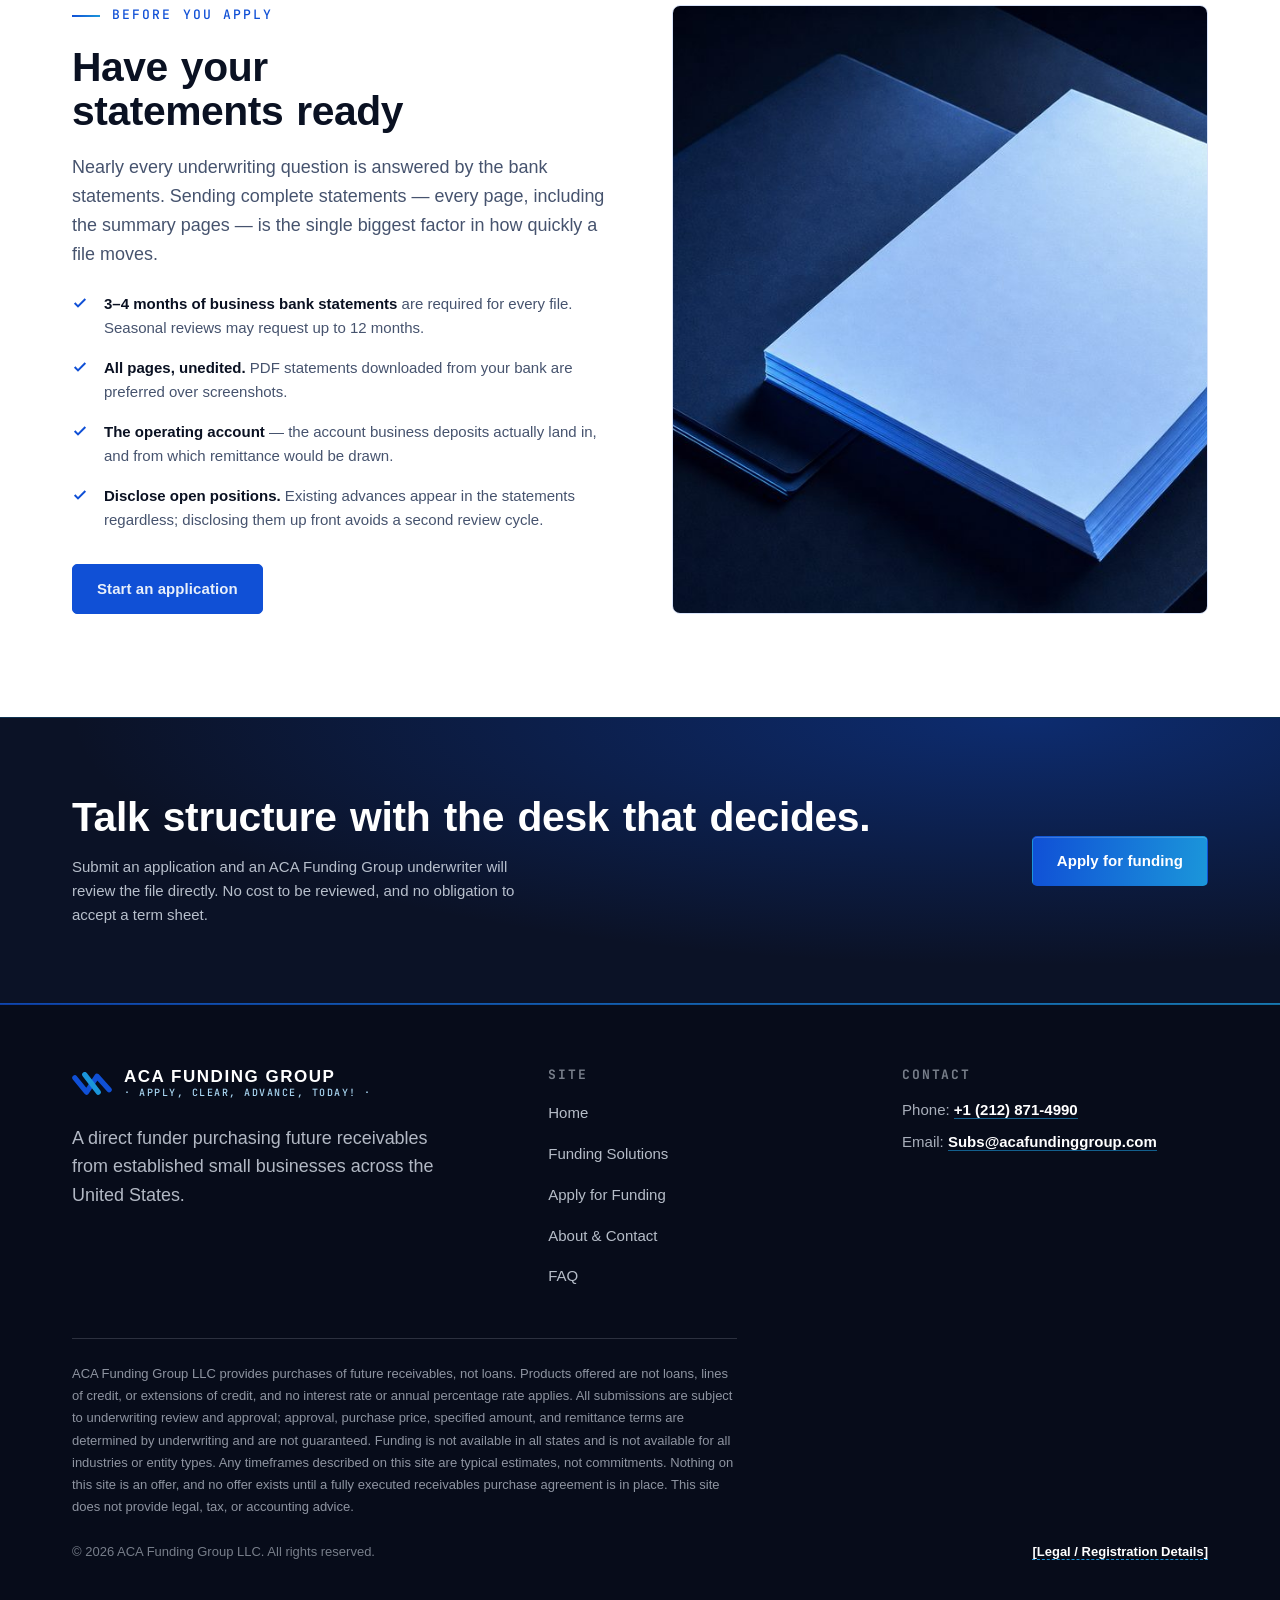
<file: services.html>
<!doctype html>
<html lang="en">
<head>
<meta charset="utf-8" />
<meta name="viewport" content="width=device-width, initial-scale=1" />
<title>Funding Solutions for Small Business | ACA Funding Group</title>
<meta name="description" content="Merchant cash advances, working capital, renewals, consolidation of positions, and seasonal revenue-based funding. Structures, fit, and documents explained." />
<link rel="canonical" href="https://acafundinggroup.com/services.html" />
<meta name="robots" content="index, follow, max-image-preview:large" />
<meta property="og:type" content="website" />
<meta property="og:site_name" content="ACA Funding Group" />
<meta property="og:title" content="Funding Solutions for Small Business | ACA Funding Group" />
<meta property="og:description" content="Merchant cash advances, working capital, renewals, consolidation of positions, and seasonal revenue-based funding. Structures, fit, and documents explained." />
<meta property="og:url" content="https://acafundinggroup.com/services.html" />
<meta property="og:locale" content="en_US" />
<meta property="og:image" content="https://acafundinggroup.com/assets/og-image.jpg" />
<meta property="og:image:width" content="1200" />
<meta property="og:image:height" content="630" />
<meta property="og:image:alt" content="ACA Funding Group — Apply, Clear, Advance, Today!" />
<meta name="twitter:card" content="summary_large_image" />
<meta name="twitter:title" content="Funding Solutions for Small Business | ACA Funding Group" />
<meta name="twitter:description" content="Merchant cash advances, working capital, renewals, consolidation of positions, and seasonal revenue-based funding. Structures, fit, and documents explained." />
<meta name="twitter:image" content="https://acafundinggroup.com/assets/og-image.jpg" />
<meta name="twitter:image:alt" content="ACA Funding Group — Apply, Clear, Advance, Today!" />
<link rel="icon" href="./assets/favicon.svg" type="image/svg+xml" />
<link rel="preconnect" href="https://api.fontshare.com" />
<link rel="preconnect" href="https://cdn.fontshare.com" crossorigin />
<link rel="preconnect" href="https://fonts.googleapis.com" />
<link rel="preconnect" href="https://fonts.gstatic.com" crossorigin />
<link href="https://api.fontshare.com/v2/css?f[]=clash-display@500,600,700&f[]=satoshi@400,500,700&display=swap" rel="stylesheet" />
<link href="https://fonts.googleapis.com/css2?family=JetBrains+Mono:wght@400;500&display=swap" rel="stylesheet" />
<link rel="stylesheet" href="./base.css" />
<link rel="stylesheet" href="./style.css" />
<script type="application/ld+json">
{
  "@context": "https://schema.org",
  "@type": [
    "Organization",
    "FinancialService"
  ],
  "@id": "https://acafundinggroup.com/#organization",
  "name": "ACA Funding Group",
  "legalName": "ACA Funding Group LLC",
  "url": "https://acafundinggroup.com/",
  "logo": {
    "@type": "ImageObject",
    "url": "https://acafundinggroup.com/assets/logo-mark-512.png",
    "width": 512,
    "height": 512
  },
  "image": "https://acafundinggroup.com/assets/og-image.jpg",
  "slogan": "Apply, Clear, Advance, Today!",
  "telephone": "+1-212-871-4990",
  "email": "Subs@acafundinggroup.com",
  "areaServed": {
    "@type": "Country",
    "name": "US"
  },
  "contactPoint": [
    {
      "@type": "ContactPoint",
      "contactType": "sales",
      "telephone": "+1-212-871-4990",
      "email": "Subs@acafundinggroup.com",
      "availableLanguage": "English"
    }
  ]
}
</script>
<script type="application/ld+json">
{
  "@context": "https://schema.org",
  "@type": "Service",
  "@id": "https://acafundinggroup.com/services.html#service",
  "name": "Purchase of future receivables",
  "serviceType": "Purchase of future receivables",
  "provider": {
    "@id": "https://acafundinggroup.com/#organization"
  },
  "areaServed": {
    "@type": "Country",
    "name": "US"
  },
  "url": "https://acafundinggroup.com/services.html",
  "hasOfferCatalog": {
    "@type": "OfferCatalog",
    "name": "Funding Solutions",
    "itemListElement": [
      {
        "@type": "Offer",
        "itemOffered": {
          "@type": "Service",
          "name": "Merchant cash advance"
        }
      },
      {
        "@type": "Offer",
        "itemOffered": {
          "@type": "Service",
          "name": "Working capital advances"
        }
      },
      {
        "@type": "Offer",
        "itemOffered": {
          "@type": "Service",
          "name": "Renewals & refinancing"
        }
      },
      {
        "@type": "Offer",
        "itemOffered": {
          "@type": "Service",
          "name": "Consolidation of stacked positions"
        }
      },
      {
        "@type": "Offer",
        "itemOffered": {
          "@type": "Service",
          "name": "Revenue-based funding for seasonal businesses"
        }
      }
    ]
  }
}
</script>
</head>
<body>
<a class="skip-link" href="#main">Skip to content</a>

<header class="site-header">
  <div class="wrap header-inner">
    <a class="brand" href="./index.html" aria-label="ACA Funding Group — Apply, Clear, Advance, Today! — home">
      <svg class="logo-mark" viewBox="0 0 98 57" width="40" height="23" fill="none" aria-hidden="true" focusable="false">
          <path d="M6.5 14.5 L35.5 50 L61.5 10.5 L91.5 44" stroke="#1050D6" stroke-width="13" stroke-linecap="round" stroke-linejoin="round" />
          <path d="M31 6.5 L64.5 50" stroke="#1B96DA" stroke-width="13" stroke-linecap="round" stroke-linejoin="round" />
        </svg>
      <span class="brand-text">
        <span class="brand-name">ACA Funding Group</span>
        <span class="brand-sub">&middot; Apply, Clear, Advance, Today! &middot;</span>
      </span>
    </a>
    <nav class="nav" aria-label="Primary">
      <a href="./index.html">Home</a>
      <a href="./services.html" aria-current="page">Funding Solutions</a>
      <a href="./about.html">About &amp; Contact</a>
    </nav>
    <div class="header-cta"><a class="btn btn--primary" href="./apply.html">Apply for Funding</a></div>
    <button class="nav-toggle" type="button" aria-expanded="false" aria-controls="mobileNav" aria-label="Open menu" data-nav-toggle>
      <svg width="20" height="20" viewBox="0 0 24 24" fill="none" stroke="currentColor" stroke-width="2" aria-hidden="true"><path d="M3 6h18M3 12h18M3 18h18"/></svg>
    </button>
  </div>
  <div class="mobile-nav" id="mobileNav">
    <ul>
      <li><a href="./index.html">Home</a></li>
      <li><a href="./services.html">Funding Solutions</a></li>
      <li><a href="./about.html">About &amp; Contact</a></li>
    </ul>
    <a class="btn btn--primary" href="./apply.html">Apply for Funding</a>
  </div>
</header>

<main id="main">

  <section class="page-hero">
    <div class="wrap">
      <p class="crumbs"><a href="./index.html">Home</a> &nbsp;/&nbsp; Funding Solutions</p>
      <h1 class="h-page">Funding solutions built on the purchase of future receivables</h1>
      <p class="lede">Each solution below is a purchase and sale of a specified amount of your future receivables &mdash; not a loan, and not an extension of credit. What differs is the use case, the remittance structure, and what underwriting needs to see.</p>
    </div>
  </section>

  <section class="section--tight" style="background: var(--color-surface); border-bottom: 1px solid var(--color-divider)">
    <div class="wrap">
      <div class="callout">
        <p><strong>How to read these terms.</strong> <em>Purchase price</em> is the amount ACA Funding Group pays your business up front. <em>Specified amount</em> (also called the purchased amount) is the total dollar value of future receivables sold. <em>Specified percentage</em> is the agreed share of receivables from which remittance is drawn. Because this is a purchase and not a loan, there is no interest rate, no APR, and no fixed maturity date &mdash; the structure is expressed in dollars and percentages, disclosed in the receivables purchase agreement.</p>
      </div>
      <nav aria-label="Solutions on this page" class="pill-row" style="margin-top: var(--space-8)">
        <a class="pill" href="#mca">Merchant cash advance</a>
        <a class="pill" href="#working-capital">Working capital advances</a>
        <a class="pill" href="#renewals">Renewals &amp; refinancing</a>
        <a class="pill" href="#consolidation">Consolidation</a>
        <a class="pill" href="#seasonal">Seasonal revenue-based</a>
      </nav>
    </div>
  </section>

  <section class="section">
    <div class="wrap">

      <!-- 01 MCA -->
      <article class="service" id="mca">
        <div class="service-meta">
          <p class="eyebrow">Solution 01</p>
          <h2 class="h-page">Merchant cash advance</h2>
          <p class="prose">A merchant cash advance is the purchase of a fixed dollar amount of your business's future receivables at a discount. ACA Funding Group pays the purchase price up front; your business delivers the specified amount over time out of receivables as they are collected.</p>
          <p class="prose"><strong style="color:var(--color-text)">Who it fits:</strong> operating businesses with steady card settlements or deposit volume that need capital faster than a bank timeline allows, including owners whose personal credit would fail a conventional underwriting screen.</p>
        </div>
        <div class="spec">
          <div class="spec-block">
            <h3>Typical structure</h3>
            <dl class="dl-inline">
              <div><dt>Purchase price</dt><dd>Paid to the business up front by ACH or wire, typically after bank verification.</dd></div>
              <div><dt>Receivables purchased</dt><dd>A specified dollar amount of future receivables, greater than the purchase price. The difference is the discount, not interest.</dd></div>
              <div><dt>Specified percentage</dt><dd>An agreed share of daily receivables from which remittance is drawn.</dd></div>
              <div><dt>Remittance</dt><dd>Daily (business days) or weekly ACH debit from the business operating account.</dd></div>
              <div><dt>Duration</dt><dd>No fixed maturity date. Delivery of the specified amount ends when it has been remitted in full.</dd></div>
              <div><dt>Reconciliation</dt><dd>Available where a fixed estimated debit is used, so collections track actual receivables.</dd></div>
            </dl>
          </div>
          <div class="spec-block">
            <h3>Required documents</h3>
            <ul>
              <li>Completed ACA Funding Group application</li>
              <li>Last 3&ndash;4 months of complete business bank statements (all pages)</li>
              <li>Government-issued photo ID for the signing owner</li>
              <li>Voided business check or bank letter for the operating account</li>
              <li>Merchant processing statements, where card volume is material</li>
              <li>Entity formation document or EIN letter, if requested</li>
            </ul>
          </div>
        </div>
      </article>

      <!-- 02 Working capital -->
      <article class="service" id="working-capital">
        <div class="service-meta">
          <p class="eyebrow">Solution 02</p>
          <h2 class="h-page">Working capital advances</h2>
          <p class="prose">The same receivables purchase structure, sized and timed around a specific operating need rather than general cash flow &mdash; inventory buys, payroll coverage across a slow cycle, equipment deposits, a build-out, or mobilizing on a newly awarded contract.</p>
          <p class="prose"><strong style="color:var(--color-text)">Who it fits:</strong> businesses with a defined, near-term use of funds where the resulting revenue or cost savings can be described &mdash; distributors, contractors, restaurants, and service businesses with clear seasonality of expense.</p>
        </div>
        <div class="spec">
          <div class="spec-block">
            <h3>Typical structure</h3>
            <dl class="dl-inline">
              <div><dt>Purchase price</dt><dd>Sized to the stated use of funds and supported by deposit volume, rather than to a maximum.</dd></div>
              <div><dt>Receivables purchased</dt><dd>Specified dollar amount of future receivables set at closing.</dd></div>
              <div><dt>Remittance</dt><dd>Daily or weekly ACH against the specified percentage of receivables.</dd></div>
              <div><dt>Tranching</dt><dd>Larger needs may be structured in stages, with a follow-on purchase after performance on the first.</dd></div>
              <div><dt>Duration</dt><dd>No fixed term. Set by the pace at which receivables are collected.</dd></div>
            </dl>
          </div>
          <div class="spec-block">
            <h3>Required documents</h3>
            <ul>
              <li>Completed application, including the intended use of funds</li>
              <li>Last 3&ndash;4 months of complete business bank statements</li>
              <li>Photo ID for the signing owner and voided business check</li>
              <li>Supporting documentation for the use of funds where relevant &mdash; supplier quote, purchase order, signed contract, or invoice</li>
              <li>Current lease or proof of premises, if requested</li>
            </ul>
          </div>
        </div>
      </article>

      <!-- 03 Renewals -->
      <article class="service" id="renewals">
        <div class="service-meta">
          <p class="eyebrow">Solution 03</p>
          <h2 class="h-page">Renewals &amp; refinancing</h2>
          <p class="prose">Existing ACA Funding Group merchants who have delivered a meaningful portion of the receivables purchased can renew for additional capital. A new receivables purchase agreement is entered into, the remaining balance of the prior agreement is netted out of the new purchase price, and the business receives the difference.</p>
          <p class="prose"><strong style="color:var(--color-text)">Who it fits:</strong> merchants with a clean remittance history &mdash; consistent ACH delivery, no unauthorized account changes, and stable or improving deposit volume. Performance on the prior position is the primary consideration.</p>
        </div>
        <div class="spec">
          <div class="spec-block">
            <h3>Typical structure</h3>
            <dl class="dl-inline">
              <div><dt>Eligibility</dt><dd>Generally considered once a substantial share of the specified amount has been remitted; the exact threshold is set by underwriting.</dd></div>
              <div><dt>Net funding</dt><dd>New purchase price less the outstanding balance on the existing agreement, so only one position remains.</dd></div>
              <div><dt>Remittance</dt><dd>Reset under the new agreement, daily or weekly by ACH.</dd></div>
              <div><dt>Documents on file</dt><dd>Renewals typically require only updated statements, not a full re-application.</dd></div>
            </dl>
          </div>
          <div class="spec-block">
            <h3>Required documents</h3>
            <ul>
              <li>Most recent 3 months of business bank statements</li>
              <li>Confirmation of any positions taken on since the original funding</li>
              <li>Updated ownership or banking details, if changed</li>
              <li>Signed renewal receivables purchase agreement</li>
            </ul>
          </div>
        </div>
      </article>

      <!-- 04 Consolidation -->
      <article class="service" id="consolidation">
        <div class="service-meta">
          <p class="eyebrow">Solution 04</p>
          <h2 class="h-page">Consolidation of stacked positions</h2>
          <p class="prose">When a business is carrying several advances simultaneously &mdash; commonly called stacking &mdash; the combined daily obligation can exceed what collections comfortably support. In a consolidation, ACA Funding Group purchases receivables in an amount sufficient to pay off multiple outstanding positions, leaving the business with a single agreement and a single remittance schedule.</p>
          <p class="prose"><strong style="color:var(--color-text)">Who it fits:</strong> businesses with two or more active positions, still generating consistent deposits, where reducing the aggregate daily obligation would restore operating cash flow. Payoffs are sent directly to the existing funders.</p>
        </div>
        <div class="spec">
          <div class="spec-block">
            <h3>Typical structure</h3>
            <dl class="dl-inline">
              <div><dt>Payoff mechanics</dt><dd>Payoff letters are obtained from each existing funder; funds are disbursed directly to those funders at closing.</dd></div>
              <div><dt>Purchase price</dt><dd>Covers the aggregate payoff amounts, with any remaining balance released to the business where underwriting supports it.</dd></div>
              <div><dt>Remittance</dt><dd>One consolidated daily or weekly ACH, set against a specified percentage of receivables.</dd></div>
              <div><dt>Conditions</dt><dd>Typically requires that consolidated positions be closed out and that no new positions be taken during the agreement.</dd></div>
            </dl>
          </div>
          <div class="spec-block">
            <h3>Required documents</h3>
            <ul>
              <li>Completed application listing every open position</li>
              <li>Last 4 months of complete business bank statements</li>
              <li>Current payoff letter or balance statement from each existing funder</li>
              <li>Copies of the existing agreements, if available</li>
              <li>Photo ID for the signing owner and voided business check</li>
            </ul>
          </div>
        </div>
      </article>

      <!-- 05 Seasonal -->
      <article class="service" id="seasonal">
        <div class="service-meta">
          <p class="eyebrow">Solution 05</p>
          <h2 class="h-page">Revenue-based funding for seasonal businesses</h2>
          <p class="prose">For businesses whose revenue is concentrated in part of the year, remittance is structured as a percentage of collected receivables rather than a flat fixed debit. When volume falls, the amount delivered falls with it; when the season peaks, delivery accelerates.</p>
          <p class="prose"><strong style="color:var(--color-text)">Who it fits:</strong> landscaping and snow removal, seasonal retail and tourism, HVAC, event and catering businesses, and any operation with a documented annual cycle visible across 12 months of statements.</p>
        </div>
        <div class="spec">
          <div class="spec-block">
            <h3>Typical structure</h3>
            <dl class="dl-inline">
              <div><dt>Specified percentage</dt><dd>Remittance drawn as an agreed share of receivables, so delivery moves with actual collections.</dd></div>
              <div><dt>Remittance frequency</dt><dd>Weekly is common for seasonal files; daily where deposit activity is continuous.</dd></div>
              <div><dt>Reconciliation</dt><dd>Periodic reconciliation against bank and processing records where a fixed estimated debit is used.</dd></div>
              <div><dt>Timing</dt><dd>Files are often funded ahead of the season, against the receivables the season is expected to generate.</dd></div>
              <div><dt>Duration</dt><dd>No fixed term; delivery ends when the specified amount has been remitted in full.</dd></div>
            </dl>
          </div>
          <div class="spec-block">
            <h3>Required documents</h3>
            <ul>
              <li>Completed application noting the business's seasonal cycle</li>
              <li>Up to 12 months of business bank statements, so peaks and troughs are visible</li>
              <li>Merchant processing statements, where card volume is material</li>
              <li>Signed contracts, route lists, or booking schedules for the upcoming season, if available</li>
              <li>Photo ID for the signing owner and voided business check</li>
            </ul>
          </div>
        </div>
      </article>

    </div>
  </section>

  <!-- Documents strip -->
  <section class="section section--surface">
    <div class="wrap split">
      <div>
        <p class="eyebrow">Before you apply</p>
        <h2 class="h-page">Have your statements ready</h2>
        <p class="prose" style="margin-top: var(--space-5)">Nearly every underwriting question is answered by the bank statements. Sending complete statements &mdash; every page, including the summary pages &mdash; is the single biggest factor in how quickly a file moves.</p>
        <ul class="checklist">
          <li><svg width="16" height="16" viewBox="0 0 24 24" fill="none" stroke="currentColor" stroke-width="3" aria-hidden="true"><path d="M20 6L9 17l-5-5"/></svg><span><strong>3&ndash;4 months of business bank statements</strong> are required for every file. Seasonal reviews may request up to 12 months.</span></li>
          <li><svg width="16" height="16" viewBox="0 0 24 24" fill="none" stroke="currentColor" stroke-width="3" aria-hidden="true"><path d="M20 6L9 17l-5-5"/></svg><span><strong>All pages, unedited.</strong> PDF statements downloaded from your bank are preferred over screenshots.</span></li>
          <li><svg width="16" height="16" viewBox="0 0 24 24" fill="none" stroke="currentColor" stroke-width="3" aria-hidden="true"><path d="M20 6L9 17l-5-5"/></svg><span><strong>The operating account</strong> &mdash; the account business deposits actually land in, and from which remittance would be drawn.</span></li>
          <li><svg width="16" height="16" viewBox="0 0 24 24" fill="none" stroke="currentColor" stroke-width="3" aria-hidden="true"><path d="M20 6L9 17l-5-5"/></svg><span><strong>Disclose open positions.</strong> Existing advances appear in the statements regardless; disclosing them up front avoids a second review cycle.</span></li>
        </ul>
        <div class="btn-row" style="margin-top: var(--space-8)">
          <a class="btn btn--solid" href="./apply.html">Start an application</a>
        </div>
      </div>
      <img src="./assets/docs.jpg" alt="Precisely stacked blank statement pages and a slim folder under cool blue light." width="1200" height="686" loading="lazy" />
    </div>
  </section>

  <section class="cta-band">
    <div class="wrap cta-inner">
      <div>
        <h2>Talk structure with the desk that decides.</h2>
        <p>Submit an application and an ACA Funding Group underwriter will review the file directly. No cost to be reviewed, and no obligation to accept a term sheet.</p>
      </div>
      <div class="btn-row">
        <a class="btn btn--primary" href="./apply.html">Apply for funding</a>
      </div>
    </div>
  </section>

</main>

<footer class="site-footer">
  <div class="wrap">
    <div class="footer-grid">
      <div>
        <a class="brand" href="./index.html" aria-label="ACA Funding Group — Apply, Clear, Advance, Today! — home">
          <svg class="logo-mark" viewBox="0 0 98 57" width="40" height="23" fill="none" aria-hidden="true" focusable="false">
            <path d="M6.5 14.5 L35.5 50 L61.5 10.5 L91.5 44" stroke="#1050D6" stroke-width="13" stroke-linecap="round" stroke-linejoin="round" />
            <path d="M31 6.5 L64.5 50" stroke="#1B96DA" stroke-width="13" stroke-linecap="round" stroke-linejoin="round" />
          </svg>
          <span class="brand-text">
            <span class="brand-name">ACA Funding Group</span>
            <span class="brand-sub">&middot; Apply, Clear, Advance, Today! &middot;</span>
          </span>
        </a>
        <p style="margin-top: var(--space-5); max-width: 44ch">A direct funder purchasing future receivables from established small businesses across the United States.</p>
      </div>
      <div class="footer-col">
        <h3>Site</h3>
        <ul>
          <li><a href="./index.html">Home</a></li>
          <li><a href="./services.html">Funding Solutions</a></li>
          <li><a href="./apply.html">Apply for Funding</a></li>
          <li><a href="./about.html">About &amp; Contact</a></li>
          <li><a href="./index.html#faq">FAQ</a></li>
        </ul>
      </div>
      <div class="footer-col">
        <h3>Contact</h3>
        <p>Phone: <a href="tel:+12128714990">+1 (212) 871-4990</a></p>
        <p style="margin-top: var(--space-2)">Email: <a href="mailto:Subs@acafundinggroup.com">Subs@acafundinggroup.com</a></p>
      </div>
    </div>
    <p class="footer-disclosure">
      ACA Funding Group LLC provides purchases of future receivables, not loans. Products offered are not loans, lines of credit, or extensions of credit, and no interest rate or annual percentage rate applies. All submissions are subject to underwriting review and approval; approval, purchase price, specified amount, and remittance terms are determined by underwriting and are not guaranteed. Funding is not available in all states and is not available for all industries or entity types. Any timeframes described on this site are typical estimates, not commitments. Nothing on this site is an offer, and no offer exists until a fully executed receivables purchase agreement is in place. This site does not provide legal, tax, or accounting advice.
    </p>
    <div class="footer-bottom">
      <span>&copy; <span data-year>2026</span> ACA Funding Group LLC. All rights reserved.</span>
      <!-- PLACEHOLDER: registration / licensing / DBA details if applicable -->
      <span><span class="placeholder">[Legal / Registration Details]</span></span>
    </div>
  </div>
</footer>

<script src="./app.js" defer></script>
</body>
</html>
</file>
<file: base.css>
/* base.css — reset + primitives */
*,
*::before,
*::after { box-sizing: border-box; margin: 0; padding: 0; }

html {
  -webkit-text-size-adjust: none;
  text-size-adjust: none;
  -webkit-font-smoothing: antialiased;
  -moz-osx-font-smoothing: grayscale;
  text-rendering: optimizeLegibility;
  scroll-behavior: smooth;
  scroll-padding-top: var(--space-20);
}

body {
  min-height: 100dvh;
  line-height: 1.6;
  font-family: var(--font-body, sans-serif);
  font-size: var(--text-base);
  color: var(--color-text);
  background-color: var(--color-bg);
}

img, picture, video, canvas, svg { display: block; max-width: 100%; height: auto; }
ul[role='list'], ol[role='list'] { list-style: none; }
input, button, textarea, select { font: inherit; color: inherit; }

h1, h2, h3, h4, h5, h6 { text-wrap: balance; line-height: 1.08; font-weight: 600; letter-spacing: -0.008em; word-spacing: 0.06em; }
p, li, figcaption { text-wrap: pretty; }

::selection { background: rgba(16, 80, 214, 0.16); color: var(--color-text); }

:focus-visible { outline: 2px solid var(--color-primary); outline-offset: 3px; border-radius: var(--radius-sm); }

@media (prefers-reduced-motion: reduce) {
  *, *::before, *::after {
    animation-duration: 0.01ms !important;
    animation-iteration-count: 1 !important;
    transition-duration: 0.01ms !important;
    scroll-behavior: auto !important;
  }
}

button { cursor: pointer; background: none; border: none; }
table { border-collapse: collapse; width: 100%; }

a, button, [role='button'], input, textarea, select {
  transition: color var(--transition-interactive), background var(--transition-interactive),
    border-color var(--transition-interactive), box-shadow var(--transition-interactive),
    opacity var(--transition-interactive);
}

.sr-only {
  position: absolute; width: 1px; height: 1px; padding: 0; margin: -1px;
  overflow: hidden; clip: rect(0, 0, 0, 0); white-space: nowrap; border-width: 0;
}
</file>
<file: style.css>
/* ============================================================
   ACA Funding Group — design tokens + components
   Art direction: "futuristic clean" — precision-instrument
   fintech. Near-black deep blue ground, crisp cool white,
   brand blues #1050D6 / #1B96DA in restrained gradients,
   hairline cool borders, tight radii, monospace micro-labels.
   ============================================================ */

:root {
  /* Type scale */
  --text-xs: clamp(0.75rem, 0.72rem + 0.15vw, 0.8125rem);
  --text-sm: clamp(0.875rem, 0.85rem + 0.15vw, 0.9375rem);
  --text-base: clamp(1rem, 0.98rem + 0.18vw, 1.125rem);
  --text-lg: clamp(1.1875rem, 1.1rem + 0.45vw, 1.4375rem);
  --text-xl: clamp(1.75rem, 1.35rem + 1.5vw, 2.75rem);
  --text-2xl: clamp(2.375rem, 1.5rem + 3.4vw, 4.25rem);

  /* Spacing (4px base) */
  --space-1: 0.25rem;
  --space-2: 0.5rem;
  --space-3: 0.75rem;
  --space-4: 1rem;
  --space-5: 1.25rem;
  --space-6: 1.5rem;
  --space-8: 2rem;
  --space-10: 2.5rem;
  --space-12: 3rem;
  --space-16: 4rem;
  --space-20: 5rem;
  --space-24: 6rem;
  --space-32: 8rem;

  /* Color — light only (dark mode intentionally out of scope) */
  --color-bg: #f7f9fc;
  --color-surface: #ffffff;
  --color-surface-2: #eef2f9;
  --color-border: rgba(16, 80, 214, 0.16);
  --color-divider: rgba(16, 80, 214, 0.11);

  --color-text: #0a1122;
  --color-text-muted: #46536e;
  --color-text-faint: #5d6a85;
  --color-text-inverse: #e8effa;

  --color-primary: #1050d6;
  --color-primary-hover: #0b3cab;
  --color-primary-deep: #070c1a;
  --color-primary-ink: #0b1226;
  --color-primary-tint: #e7eefd;

  /* Bright secondary (the light-blue diagonal of the mark) */
  --color-accent: #1b96da;
  --color-accent-hover: #1580bd;
  --color-accent-soft: #a9d6f2;

  --gradient-brand: linear-gradient(96deg, #1050d6 0%, #1b96da 100%);
  --gradient-rule: linear-gradient(90deg, #1050d6, #1b96da);

  --color-success: #0f7a5a;

  --radius-sm: 4px;
  --radius-md: 5px;
  --radius-lg: 8px;
  --radius-full: 9999px;

  --transition-interactive: 180ms cubic-bezier(0.16, 1, 0.3, 1);

  --shadow-sm: 0 1px 1px rgba(10, 17, 34, 0.04);
  --shadow-md: 0 6px 20px rgba(11, 18, 38, 0.06);
  --shadow-lg: 0 20px 48px rgba(11, 18, 38, 0.1);

  --content-narrow: 680px;
  --content-default: 980px;
  --content-wide: 1200px;

  --font-body: 'Satoshi', 'Inter', 'Helvetica Neue', Arial, sans-serif;
  --font-display: 'Clash Display', 'Space Grotesk', 'Satoshi', 'Helvetica Neue', Arial, sans-serif;
  --font-mono: 'JetBrains Mono', ui-monospace, SFMono-Regular, Menlo, monospace;
}

/* ---------- Layout primitives ---------- */

.wrap {
  width: 100%;
  max-width: var(--content-wide);
  margin-inline: auto;
  padding-inline: var(--space-5);
}
@media (min-width: 700px) {
  .wrap { padding-inline: var(--space-8); }
}

.section { padding-block: clamp(var(--space-16), 8vw, var(--space-32)); }
.section--tight { padding-block: clamp(var(--space-12), 5vw, var(--space-20)); }
.section--navy {
  position: relative;
  background: var(--color-primary-ink);
  color: var(--color-text-inverse);
  overflow: hidden;
}
.section--navy::before {
  content: '';
  position: absolute;
  inset: 0;
  background-image: linear-gradient(rgba(27, 150, 218, 0.07) 1px, transparent 1px),
    linear-gradient(90deg, rgba(27, 150, 218, 0.07) 1px, transparent 1px);
  background-size: 68px 68px;
  pointer-events: none;
}
.section--navy > * { position: relative; }
.section--navy .eyebrow { color: var(--color-accent-soft); }
.section--navy .lede,
.section--navy p { color: rgba(232, 239, 250, 0.82); }
.section--surface { background: var(--color-surface); }
.section--alt { background: var(--color-surface-2); }
.rule { border: 0; border-top: 1px solid var(--color-divider); }

.eyebrow {
  display: flex;
  align-items: center;
  gap: var(--space-3);
  font-family: var(--font-mono);
  font-size: var(--text-xs);
  font-weight: 500;
  letter-spacing: 0.16em;
  text-transform: uppercase;
  color: var(--color-primary);
  margin-bottom: var(--space-5);
}
.eyebrow::before {
  content: '';
  width: 28px;
  height: 2px;
  background: var(--gradient-rule);
  flex: none;
}

h1, h2, h3, h4 { font-family: var(--font-display); font-weight: 600; }
.h-hero { font-size: var(--text-2xl); font-weight: 600; letter-spacing: -0.012em; word-spacing: 0.055em; line-height: 1.04; }
.h-page { font-size: var(--text-xl); font-weight: 600; letter-spacing: -0.01em; word-spacing: 0.05em; line-height: 1.07; }
.h-sub { font-size: var(--text-lg); font-weight: 600; letter-spacing: -0.008em; word-spacing: 0.06em; line-height: 1.13; }
.h-card { font-size: var(--text-base); font-weight: 600; letter-spacing: -0.008em; line-height: 1.2; }

.lede {
  font-size: var(--text-lg);
  font-weight: 400;
  line-height: 1.5;
  color: var(--color-text-muted);
  max-width: 60ch;
}
.prose { max-width: 68ch; color: var(--color-text-muted); }
.prose p + p { margin-top: var(--space-4); }
.measure { max-width: 62ch; }
.muted { color: var(--color-text-muted); }
.small { font-size: var(--text-sm); }
.xs { font-size: var(--text-xs); }

/* ---------- Buttons ---------- */

.btn {
  display: inline-flex;
  align-items: center;
  justify-content: center;
  gap: var(--space-2);
  min-height: 48px;
  padding: var(--space-3) var(--space-6);
  font-size: var(--text-sm);
  font-weight: 700;
  letter-spacing: 0.005em;
  text-decoration: none;
  border-radius: var(--radius-md);
  border: 1px solid transparent;
}
.btn--primary {
  background: var(--gradient-brand);
  color: #fff;
  border-color: transparent;
  box-shadow: inset 0 1px 0 rgba(255, 255, 255, 0.18);
}
.btn--primary:hover { background: linear-gradient(96deg, #0b3cab 0%, #1580bd 100%); color: #fff; }
.btn--ghost {
  background: transparent;
  color: var(--color-primary);
  border-color: var(--color-border);
}
.btn--ghost:hover { border-color: var(--color-primary); background: rgba(16, 80, 214, 0.06); }
.btn--onNavy {
  background: transparent;
  color: var(--color-text-inverse);
  border-color: rgba(232, 239, 250, 0.4);
}
.btn--onNavy:hover { border-color: var(--color-text-inverse); background: rgba(232, 239, 250, 0.08); }
.btn--solid { background: var(--color-primary); color: var(--color-text-inverse); border-color: var(--color-primary); }
.btn--solid:hover { background: var(--color-primary-hover); border-color: var(--color-primary-hover); }
.btn[disabled] { opacity: 0.5; cursor: not-allowed; }
.btn-row { display: flex; flex-wrap: wrap; gap: var(--space-3); }

.textlink {
  display: inline-flex;
  align-items: center;
  gap: var(--space-2);
  font-size: var(--text-sm);
  font-weight: 700;
  color: var(--color-primary);
  text-decoration: none;
  border-bottom: 1px solid rgba(27, 150, 218, 0.7);
  padding-bottom: 2px;
}
.textlink:hover { color: var(--color-accent-hover); border-bottom-color: var(--color-accent-hover); }
.section--navy .textlink { color: var(--color-text-inverse); }

/* ---------- Header ---------- */

.site-header {
  position: sticky;
  top: 0;
  z-index: 60;
  background: #fff;
  border-bottom: 1px solid var(--color-divider);
}
.site-header::after {
  content: '';
  position: absolute;
  left: 0;
  right: 0;
  bottom: -1px;
  height: 1px;
  background: var(--gradient-rule);
  opacity: 0.45;
}
.header-inner {
  display: flex;
  align-items: center;
  justify-content: space-between;
  gap: var(--space-5);
  min-height: 76px;
}
.brand {
  display: inline-flex;
  align-items: center;
  gap: var(--space-3);
  text-decoration: none;
  color: var(--color-text);
}
.brand svg { flex: none; }
.brand .logo-mark { width: 34px; height: auto; }
.brand-text { display: flex; flex-direction: column; gap: 3px; line-height: 1; }
.brand-name {
  font-family: var(--font-display);
  font-size: 0.9375rem;
  font-weight: 600;
  letter-spacing: 0.09em;
  text-transform: uppercase;
  white-space: nowrap;
}
.brand-sub {
  font-family: var(--font-mono);
  font-size: 0.5625rem;
  font-weight: 500;
  letter-spacing: 0.13em;
  text-transform: uppercase;
  color: var(--color-primary);
  white-space: nowrap;
}
@media (min-width: 420px) {
  .brand-name { font-size: 1rem; }
  .brand-sub { font-size: 0.625rem; letter-spacing: 0.15em; }
}
@media (min-width: 900px) {
  .brand .logo-mark { width: 40px; }
  .brand-name { font-size: 1.0625rem; }
}

.nav { display: none; align-items: center; gap: var(--space-8); }
.nav a {
  font-size: var(--text-sm);
  font-weight: 500;
  color: var(--color-text-muted);
  text-decoration: none;
  padding-block: var(--space-2);
}
.nav a:hover { color: var(--color-primary); }
.nav a[aria-current='page'] {
  color: var(--color-text);
  font-weight: 700;
  box-shadow: inset 0 -2px 0 var(--color-primary);
}
.header-cta { display: none; }

.nav-toggle {
  display: inline-flex;
  align-items: center;
  justify-content: center;
  width: 44px;
  height: 44px;
  border: 1px solid var(--color-border);
  border-radius: var(--radius-md);
  color: var(--color-primary);
}
@media (min-width: 900px) {
  .nav, .header-cta { display: flex; }
  .nav-toggle { display: none; }
  .mobile-nav.is-open { display: none; }
}

.mobile-nav {
  display: none;
  border-top: 1px solid var(--color-divider);
  background: var(--color-surface);
}
.mobile-nav.is-open { display: block; }
.mobile-nav ul { list-style: none; padding: var(--space-2) 0 var(--space-5); }
.mobile-nav a {
  display: block;
  padding: var(--space-4) var(--space-5);
  font-size: var(--text-base);
  font-weight: 500;
  color: var(--color-text);
  text-decoration: none;
  border-bottom: 1px solid var(--color-divider);
}
.mobile-nav .btn {
  margin: var(--space-4) var(--space-5) 0;
  width: calc(100% - var(--space-10));
  justify-content: center;
  text-align: center;
}

/* ---------- Hero ---------- */

.hero {
  background: var(--color-primary-deep);
  color: var(--color-text-inverse);
  position: relative;
  overflow: hidden;
}
.hero::before {
  content: '';
  position: absolute;
  inset: 0;
  background-image: linear-gradient(rgba(27, 150, 218, 0.06) 1px, transparent 1px),
    linear-gradient(90deg, rgba(27, 150, 218, 0.06) 1px, transparent 1px);
  background-size: 72px 72px;
}
.hero::after {
  content: '';
  position: absolute;
  top: -26%;
  left: -12%;
  width: 72%;
  aspect-ratio: 1;
  background: radial-gradient(circle, rgba(16, 80, 214, 0.5) 0%, rgba(16, 80, 214, 0.12) 42%, transparent 70%);
  pointer-events: none;
}
.hero > * { position: relative; z-index: 1; }
.hero-tagline {
  font-family: var(--font-mono);
  font-size: var(--text-xs);
  font-weight: 500;
  letter-spacing: 0.2em;
  text-transform: uppercase;
  color: var(--color-accent-soft);
  margin-bottom: var(--space-6);
  display: flex;
  align-items: center;
  gap: var(--space-3);
  flex-wrap: wrap;
}
.hero-tagline::before {
  content: '';
  width: 34px;
  height: 2px;
  background: var(--gradient-rule);
  flex: none;
}
.hero-grid {
  display: grid;
  gap: var(--space-10);
  padding-block: clamp(var(--space-16), 8vw, var(--space-24));
  align-items: center;
}
@media (min-width: 940px) {
  .hero-grid { grid-template-columns: 1.05fr 0.95fr; gap: var(--space-16); align-items: stretch; }
  .hero-figure { display: flex; flex-direction: column; }
  .hero-figure img { aspect-ratio: auto; flex: 1; min-height: 420px; }
}
.hero h1 { color: #fff; }
.hero .lede { color: rgba(232, 239, 250, 0.8); margin-top: var(--space-6); }
.hero-actions { margin-top: var(--space-8); }
.hero-note { margin-top: var(--space-5); font-size: var(--text-xs); color: rgba(232, 239, 250, 0.6); }
.hero-figure { position: relative; }
.hero-figure img {
  width: 100%;
  aspect-ratio: 4 / 3;
  object-fit: cover;
  border-radius: var(--radius-lg);
  border: 1px solid rgba(27, 150, 218, 0.28);
}
.hero-figure figcaption {
  margin-top: var(--space-3);
  font-size: var(--text-xs);
  color: rgba(232, 239, 250, 0.55);
}

/* ---------- Trust bar ---------- */

.trustbar { background: var(--color-surface); border-bottom: 1px solid var(--color-divider); }
.trust-item dt, .contact-item h3, .aside-card h3, .review-group h3, .spec-block h3, .dl-inline dt, .progress-meta, .crumbs, .card-num, .step-index, .footer-col h3 { font-family: var(--font-mono); }
.trustbar-grid {
  display: grid;
  grid-template-columns: 1fr;
  gap: var(--space-6) var(--space-8);
  padding-block: var(--space-10);
}
@media (min-width: 620px) { .trustbar-grid { grid-template-columns: repeat(2, 1fr); } }
@media (min-width: 1000px) { .trustbar-grid { grid-template-columns: repeat(4, 1fr); } }
.trust-item { border-top: 2px solid transparent; border-image: var(--gradient-rule) 1; padding-top: var(--space-4); }
.trust-item dt {
  font-size: var(--text-xs);
  font-weight: 700;
  letter-spacing: 0.12em;
  text-transform: uppercase;
  color: var(--color-text-faint);
  margin-bottom: var(--space-2);
}
.trust-item dd { font-size: var(--text-base); font-weight: 700; color: var(--color-text); }
.trust-item dd span { display: block; font-size: var(--text-xs); font-weight: 500; color: var(--color-text-muted); margin-top: var(--space-1); }

/* ---------- Cards / grids ---------- */

.grid { display: grid; gap: var(--space-6); }
.grid--2 { grid-template-columns: 1fr; }
.grid--3 { grid-template-columns: 1fr; }
@media (min-width: 700px) { .grid--2 { grid-template-columns: repeat(2, 1fr); } }
@media (min-width: 860px) { .grid--3 { grid-template-columns: repeat(3, 1fr); } }

.card {
  background: var(--color-surface);
  border: 1px solid var(--color-border);
  border-radius: var(--radius-lg);
  padding: var(--space-6);
  display: flex;
  flex-direction: column;
  gap: var(--space-3);
}
.card--flat { background: transparent; border: 0; border-top: 1px solid var(--color-border); border-radius: 0; padding: var(--space-6) 0 0; }
.card p { color: var(--color-text-muted); font-size: var(--text-sm); }
.card .textlink { margin-top: auto; align-self: flex-start; }
.card-num {
  font-size: var(--text-xs);
  font-weight: 500;
  letter-spacing: 0.14em;
  color: var(--color-primary);
}
.icon-tile {
  width: 40px; height: 40px;
  display: grid; place-items: center;
  border-radius: var(--radius-md);
  background: var(--color-primary-tint);
  color: var(--color-primary);
}

.split { display: grid; gap: var(--space-10); align-items: center; }
@media (min-width: 900px) { .split { grid-template-columns: 1fr 1fr; gap: var(--space-16); align-items: stretch; } }
.split img {
  border-radius: var(--radius-lg);
  object-fit: cover;
  width: 100%;
  border: 1px solid var(--color-border);
}
@media (min-width: 900px) { .split > img { height: 100%; min-height: 420px; } }
.split--reverse > :first-child { order: 2; }
@media (max-width: 899px) { .split--reverse > :first-child { order: 0; } }

.checklist { list-style: none; display: grid; gap: var(--space-4); margin-top: var(--space-6); }
.checklist li {
  display: grid;
  grid-template-columns: 20px 1fr;
  gap: var(--space-3);
  font-size: var(--text-sm);
  color: var(--color-text-muted);
}
.checklist svg { color: var(--color-primary); margin-top: 3px; }
.section--navy .checklist svg { color: var(--color-accent); }
.checklist strong { color: var(--color-text); font-weight: 700; }
.section--navy .checklist strong { color: #fff; }

.pill-row { display: flex; flex-wrap: wrap; gap: var(--space-2); margin-top: var(--space-6); }
.pill {
  font-size: var(--text-xs);
  font-weight: 600;
  padding: var(--space-2) var(--space-4);
  border: 1px solid var(--color-border);
  border-radius: var(--radius-full);
  color: var(--color-text-muted);
  background: var(--color-surface);
}
.section--navy .pill { border-color: rgba(232, 239, 250, 0.24); color: rgba(232, 239, 250, 0.85); background: transparent; }

/* ---------- Process steps ---------- */

.steps { display: grid; gap: var(--space-6); counter-reset: step; }
@media (min-width: 760px) { .steps { grid-template-columns: repeat(2, 1fr); } }
@media (min-width: 1060px) { .steps { grid-template-columns: repeat(4, 1fr); } }
.step { border-top: 1px solid rgba(232, 239, 250, 0.2); padding-top: var(--space-5); position: relative; }
.step::before {
  content: '';
  position: absolute;
  top: -1px;
  left: 0;
  width: 42px;
  height: 2px;
  background: var(--gradient-rule);
}
.step-index {
  font-size: var(--text-xs);
  font-weight: 500;
  letter-spacing: 0.18em;
  color: var(--color-accent-soft);
  margin-bottom: var(--space-3);
}
.step h3 { font-size: var(--text-base); font-weight: 700; color: #fff; margin-bottom: var(--space-2); }
.step p { font-size: var(--text-sm); }

/* ---------- FAQ ---------- */

.faq { border-top: 1px solid var(--color-border); max-width: 860px; }
.faq details { border-bottom: 1px solid var(--color-border); }
.faq summary {
  cursor: pointer;
  list-style: none;
  display: flex;
  align-items: flex-start;
  justify-content: space-between;
  gap: var(--space-5);
  padding: var(--space-5) 0;
  font-size: var(--text-base);
  font-weight: 700;
  color: var(--color-text);
}
.faq summary::-webkit-details-marker { display: none; }
.faq summary::after {
  content: '';
  flex: none;
  width: 12px; height: 12px;
  margin-top: 6px;
  border-right: 2px solid var(--color-primary);
  border-bottom: 2px solid var(--color-primary);
  transform: rotate(45deg);
  transition: transform var(--transition-interactive);
}
.faq details[open] summary::after { transform: rotate(-135deg); }
.faq .faq-body { padding-bottom: var(--space-6); color: var(--color-text-muted); font-size: var(--text-sm); max-width: 70ch; }
.faq .faq-body p + p { margin-top: var(--space-3); }

/* ---------- Service detail blocks ---------- */

.service {
  border-top: 1px solid var(--color-border);
  padding-top: var(--space-8);
  display: grid;
  gap: var(--space-8);
}
@media (min-width: 920px) { .service { grid-template-columns: 0.85fr 1.15fr; gap: var(--space-12); } }
.service + .service { margin-top: clamp(var(--space-12), 6vw, var(--space-20)); }
.service-meta { display: grid; gap: var(--space-5); align-content: start; }
.spec { display: grid; gap: var(--space-5); }
.spec-block { background: var(--color-surface); border: 1px solid var(--color-border); border-radius: var(--radius-lg); padding: var(--space-5) var(--space-6); }
.spec-block h3 {
  font-size: var(--text-xs);
  font-weight: 700;
  letter-spacing: 0.12em;
  text-transform: uppercase;
  color: var(--color-text-faint);
  margin-bottom: var(--space-3);
}
.spec-block p, .spec-block li { font-size: var(--text-sm); color: var(--color-text-muted); }
.spec-block ul { list-style: none; display: grid; gap: var(--space-2); }
.spec-block ul li { display: grid; grid-template-columns: 14px 1fr; gap: var(--space-3); }
.spec-block ul li::before { content: ''; width: 6px; height: 6px; margin-top: 9px; background: var(--gradient-brand); border-radius: 1px; }
.dl-inline { display: grid; gap: var(--space-3); }
.dl-inline div { display: grid; grid-template-columns: 1fr; gap: var(--space-1); }
@media (min-width: 560px) { .dl-inline div { grid-template-columns: 170px 1fr; gap: var(--space-4); } }
.dl-inline dt { font-size: var(--text-xs); font-weight: 700; text-transform: uppercase; letter-spacing: 0.1em; color: var(--color-text-faint); }
.dl-inline dd { font-size: var(--text-sm); color: var(--color-text-muted); }

.callout {
  border-left: 3px solid var(--color-primary);
  background: var(--color-surface);
  border-top: 1px solid var(--color-divider);
  border-right: 1px solid var(--color-divider);
  border-bottom: 1px solid var(--color-divider);
  padding: var(--space-5) var(--space-6);
  border-radius: 0 var(--radius-md) var(--radius-md) 0;
}
.callout p { font-size: var(--text-sm); color: var(--color-text-muted); max-width: 72ch; }
.callout strong { color: var(--color-text); }

/* ---------- Page hero (interior) ---------- */

.page-hero {
  background-color: var(--color-primary-deep);
  color: var(--color-text-inverse);
  padding-block: clamp(var(--space-16), 8vw, var(--space-24));
  background-image: linear-gradient(100deg, rgba(7, 12, 26, 0.96) 0%, rgba(7, 12, 26, 0.78) 45%, rgba(11, 18, 38, 0.62) 100%), url('./assets/pattern.jpg');
  background-size: cover;
  background-position: center;
  border-bottom: 1px solid rgba(27, 150, 218, 0.35);
}
.page-hero h1 { color: #fff; max-width: 22ch; }
.page-hero .lede { color: rgba(232, 239, 250, 0.82); margin-top: var(--space-5); }
.crumbs { font-size: var(--text-xs); letter-spacing: 0.12em; text-transform: uppercase; color: rgba(232, 239, 250, 0.6); margin-bottom: var(--space-5); }
.crumbs a { color: rgba(232, 239, 250, 0.8); text-decoration: none; }
.crumbs a:hover { color: #fff; }

/* ---------- CTA band ---------- */

.cta-band {
  position: relative;
  overflow: hidden;
  background: var(--color-primary-ink);
  color: var(--color-text-inverse);
  border-top: 1px solid rgba(27, 150, 218, 0.24);
}
.cta-band::before {
  content: '';
  position: absolute;
  inset: 0;
  background: radial-gradient(120% 140% at 80% 0%, rgba(16, 80, 214, 0.42) 0%, transparent 62%);
  pointer-events: none;
}
.cta-inner { position: relative; }
.cta-inner {
  display: grid;
  gap: var(--space-8);
  padding-block: clamp(var(--space-12), 6vw, var(--space-20));
  align-items: center;
}
@media (min-width: 860px) { .cta-inner { grid-template-columns: 1.2fr auto; } }
.cta-inner h2 { color: #fff; font-size: var(--text-xl); }
.cta-inner p { color: rgba(232, 239, 250, 0.78); margin-top: var(--space-4); max-width: 56ch; font-size: var(--text-sm); }

/* ---------- Footer ---------- */

.site-footer {
  position: relative;
  background: var(--color-primary-deep);
  color: rgba(232, 239, 250, 0.76);
  padding-block: var(--space-16) var(--space-10);
  border-top: 1px solid rgba(27, 150, 218, 0.28);
}
.site-footer::before {
  content: '';
  position: absolute;
  top: -1px; left: 0; right: 0;
  height: 2px;
  background: var(--gradient-rule);
  opacity: 0.7;
}
.site-footer .brand-sub { color: var(--color-accent-soft) !important; }
.footer-grid { display: grid; gap: var(--space-10); }
@media (min-width: 780px) { .footer-grid { grid-template-columns: 1.4fr 1fr 1fr; gap: var(--space-12); } }
.site-footer .brand { color: #fff; }
.footer-col h3 {
  font-size: var(--text-xs);
  font-weight: 700;
  letter-spacing: 0.14em;
  text-transform: uppercase;
  color: rgba(232, 239, 250, 0.5);
  margin-bottom: var(--space-4);
}
.footer-col ul { list-style: none; display: grid; gap: var(--space-3); }
.footer-col a { color: rgba(232, 239, 250, 0.78); text-decoration: none; font-size: var(--text-sm); }
.footer-col a:hover { color: #fff; }
.footer-col p { font-size: var(--text-sm); color: rgba(232, 239, 250, 0.72); }
.placeholder {
  font-weight: 700;
  color: #fff;
  border-bottom: 1px dashed var(--color-accent);
}
.footer-col a[href^='tel'], .footer-col a[href^='mailto'] { color: #fff; font-weight: 600; border-bottom: 1px solid rgba(27, 150, 218, 0.6); }
.footer-col a[href^='tel']:hover, .footer-col a[href^='mailto']:hover { border-bottom-color: #fff; }
.contact-item a { color: var(--color-primary); text-decoration: none; border-bottom: 1px solid rgba(27, 150, 218, 0.55); }
.contact-item a:hover { color: var(--color-primary-hover); border-bottom-color: var(--color-primary-hover); }
.footer-disclosure {
  margin-top: var(--space-12);
  padding-top: var(--space-6);
  border-top: 1px solid rgba(232, 239, 250, 0.16);
  font-size: var(--text-xs);
  line-height: 1.7;
  color: rgba(232, 239, 250, 0.6);
  max-width: 92ch;
}
.footer-bottom {
  margin-top: var(--space-6);
  display: flex;
  flex-wrap: wrap;
  gap: var(--space-4) var(--space-6);
  justify-content: space-between;
  font-size: var(--text-xs);
  color: rgba(232, 239, 250, 0.5);
}

/* ---------- Forms / application ---------- */

.apply-layout { display: grid; gap: var(--space-10); }
@media (min-width: 1000px) { .apply-layout { grid-template-columns: 1fr 320px; gap: var(--space-16); align-items: start; } }

.progress { display: grid; gap: var(--space-3); margin-bottom: var(--space-8); }
.progress-track { height: 4px; background: var(--color-surface-2); border-radius: var(--radius-full); overflow: hidden; border: 1px solid var(--color-divider); }
.progress-fill { height: 100%; background: var(--gradient-rule); width: 20%; transition: width 320ms cubic-bezier(0.16, 1, 0.3, 1); }
.progress-meta { display: flex; justify-content: space-between; gap: var(--space-4); font-size: var(--text-xs); letter-spacing: 0.1em; text-transform: uppercase; color: var(--color-text-faint); font-weight: 700; }

.form-card {
  background: var(--color-surface);
  border: 1px solid var(--color-border);
  border-radius: var(--radius-lg);
  padding: clamp(var(--space-5), 3vw, var(--space-10));
  box-shadow: var(--shadow-sm);
}
fieldset { border: 0; }
.fs-head { margin-bottom: var(--space-6); }
.fs-head h2 { font-size: var(--text-lg); }
.fs-head p { font-size: var(--text-sm); color: var(--color-text-muted); margin-top: var(--space-2); max-width: 62ch; }

.field-grid { display: grid; gap: var(--space-5); align-items: start; }
@media (min-width: 640px) { .field-grid--2 { grid-template-columns: repeat(2, 1fr); } }
.field { display: grid; gap: var(--space-2); align-content: start; }
.field--full { grid-column: 1 / -1; }
.field label { font-size: var(--text-sm); font-weight: 700; color: var(--color-text); }
.field .hint { font-size: var(--text-xs); color: var(--color-text-faint); }
.req { color: var(--color-primary); }
.field input, .field select, .field textarea {
  width: 100%;
  min-height: 48px;
  padding: var(--space-3) var(--space-4);
  background: #fff;
  border: 1px solid var(--color-border);
  border-radius: var(--radius-md);
  font-size: var(--text-base);
  color: var(--color-text);
}
.field textarea { min-height: 110px; resize: vertical; line-height: 1.5; }
.field select { appearance: none; background-image: url("data:image/svg+xml,%3Csvg xmlns='http://www.w3.org/2000/svg' width='14' height='14' viewBox='0 0 24 24' fill='none' stroke='%2355616f' stroke-width='2'%3E%3Cpath d='M6 9l6 6 6-6'/%3E%3C/svg%3E"); background-repeat: no-repeat; background-position: right var(--space-4) center; padding-right: var(--space-10); }
.field input:focus, .field select:focus, .field textarea:focus { border-color: var(--color-primary); box-shadow: 0 0 0 3px rgba(16, 80, 214, 0.14); outline: none; }
.field .error-msg { font-size: var(--text-xs); font-weight: 600; color: #9a2b2b; display: none; }
.field.is-invalid input, .field.is-invalid select, .field.is-invalid textarea { border-color: #9a2b2b; background: #fdf6f5; }
.field.is-invalid .error-msg { display: block; }

.radio-row { display: flex; flex-wrap: wrap; gap: var(--space-3); }
.radio-chip { position: relative; }
.radio-chip input { position: absolute; opacity: 0; inset: 0; width: 100%; height: 100%; cursor: pointer; }
.radio-chip span {
  display: inline-flex;
  align-items: center;
  min-height: 44px;
  padding: var(--space-2) var(--space-5);
  border: 1px solid var(--color-border);
  border-radius: var(--radius-full);
  background: #fff;
  font-size: var(--text-sm);
  font-weight: 600;
}
.radio-chip input:checked + span { border-color: var(--color-primary); background: var(--color-primary); color: var(--color-text-inverse); }
.radio-chip input:focus-visible + span { outline: 2px solid var(--color-primary); outline-offset: 3px; }

.check-line { display: grid; grid-template-columns: 20px 1fr; gap: var(--space-3); align-items: start; }
.check-line input { width: 18px; height: 18px; min-height: 0; margin-top: 3px; accent-color: var(--color-primary); }
.check-line label { font-size: var(--text-sm); font-weight: 500; color: var(--color-text-muted); }

.form-nav { display: flex; flex-wrap: wrap; gap: var(--space-3); justify-content: space-between; margin-top: var(--space-8); padding-top: var(--space-6); border-top: 1px solid var(--color-divider); }
.step-panel { display: none; }
.step-panel.is-active { display: block; }

.review-list { display: grid; gap: var(--space-4); }
.review-group { border: 1px solid var(--color-border); border-radius: var(--radius-md); padding: var(--space-5); background: var(--color-bg); }
.review-group h3 { font-size: var(--text-xs); letter-spacing: 0.12em; text-transform: uppercase; color: var(--color-text-faint); margin-bottom: var(--space-3); }
.review-group dl { display: grid; gap: var(--space-2); }
.review-group dl > div { display: grid; grid-template-columns: 1fr; gap: 2px; padding-block: var(--space-2); border-top: 1px solid var(--color-divider); }
.review-group dl > div:first-child { border-top: 0; padding-top: 0; }
@media (min-width: 560px) { .review-group dl > div { grid-template-columns: 46% 1fr; gap: var(--space-4); } }
.review-group dt { font-size: var(--text-xs); color: var(--color-text-muted); }
.review-group dd { font-size: var(--text-sm); font-weight: 600; color: var(--color-text); word-break: break-word; }

.aside-card {
  border: 1px solid var(--color-border);
  border-radius: var(--radius-lg);
  background: var(--color-surface);
  padding: var(--space-6);
}
.aside-card + .aside-card { margin-top: var(--space-5); }
.aside-card h3 { font-size: var(--text-xs); letter-spacing: 0.12em; text-transform: uppercase; color: var(--color-text-faint); margin-bottom: var(--space-4); }
.aside-card ul { list-style: none; display: grid; gap: var(--space-3); }
.aside-card li { font-size: var(--text-sm); color: var(--color-text-muted); display: grid; grid-template-columns: 16px 1fr; gap: var(--space-3); }
.aside-card li::before { content: ''; width: 6px; height: 6px; margin-top: 9px; border-radius: 1px; background: var(--gradient-brand); }
.aside-card p { font-size: var(--text-sm); color: var(--color-text-muted); }
@media (min-width: 1000px) { .apply-aside { position: sticky; top: 96px; } }

/* Success state */
.success { display: none; }
.success.is-active { display: block; }
.success-card {
  background: var(--color-surface);
  border: 1px solid var(--color-border);
  border-top: 3px solid var(--color-success);
  border-radius: var(--radius-lg);
  padding: clamp(var(--space-6), 4vw, var(--space-12));
  box-shadow: var(--shadow-md);
}
.success-mark {
  width: 52px; height: 52px;
  border-radius: var(--radius-full);
  display: grid; place-items: center;
  background: rgba(47, 107, 69, 0.1);
  color: var(--color-success);
  margin-bottom: var(--space-6);
}
.next-steps { list-style: none; display: grid; gap: var(--space-5); margin-top: var(--space-8); counter-reset: n; }
.next-steps li { display: grid; grid-template-columns: 32px 1fr; gap: var(--space-4); }
.next-steps li::before {
  counter-increment: n;
  content: counter(n);
  width: 32px; height: 32px;
  display: grid; place-items: center;
  border-radius: var(--radius-full);
  background: var(--color-primary);
  color: var(--color-text-inverse);
  font-size: var(--text-xs);
  font-weight: 700;
}
.next-steps strong { display: block; color: var(--color-text); font-size: var(--text-sm); }
.next-steps span { font-size: var(--text-sm); color: var(--color-text-muted); }
.ref-line {
  margin-top: var(--space-8);
  padding: var(--space-4) var(--space-5);
  background: var(--color-bg);
  border: 1px dashed var(--color-border);
  border-radius: var(--radius-md);
  font-size: var(--text-sm);
  color: var(--color-text-muted);
}
.ref-line strong { color: var(--color-text); font-variant-numeric: tabular-nums; }

/* ---------- Contact ---------- */

.contact-grid { display: grid; gap: var(--space-6); }
@media (min-width: 760px) { .contact-grid { grid-template-columns: repeat(3, 1fr); } }
.contact-item { border-top: 2px solid transparent; border-image: var(--gradient-rule) 1; padding-top: var(--space-4); }
.contact-item h3 { font-size: var(--text-xs); letter-spacing: 0.12em; text-transform: uppercase; color: var(--color-text-faint); margin-bottom: var(--space-2); }
.contact-item p { font-size: var(--text-base); font-weight: 700; color: var(--color-text); }
.contact-item p .placeholder { color: var(--color-primary); }
.contact-item span { display: block; font-size: var(--text-xs); color: var(--color-text-muted); margin-top: var(--space-2); font-weight: 500; }

.stat-strip { display: grid; gap: var(--space-6); }
@media (min-width: 700px) { .stat-strip { grid-template-columns: repeat(3, 1fr); } }
.stat { border-left: 2px solid transparent; border-image: linear-gradient(180deg, #1050d6, #1b96da) 1; padding-left: var(--space-5); }
.stat dt { font-size: var(--text-xs); text-transform: uppercase; letter-spacing: 0.12em; color: rgba(232, 239, 250, 0.55); margin-bottom: var(--space-2); }
.stat dd { font-size: var(--text-base); font-weight: 700; color: #fff; }

.skip-link {
  position: absolute; left: var(--space-4); top: var(--space-2);
  transform: translateY(-200%);
  background: var(--color-primary); color: #fff;
  padding: var(--space-2) var(--space-4); border-radius: var(--radius-md);
  font-size: var(--text-sm); z-index: 100; text-decoration: none;
}
.skip-link:focus { transform: translateY(0); }

.reveal { opacity: 0; transform: translateY(12px); transition: opacity 600ms cubic-bezier(0.16, 1, 0.3, 1), transform 600ms cubic-bezier(0.16, 1, 0.3, 1); }
.reveal.is-visible { opacity: 1; transform: none; }
@media (prefers-reduced-motion: reduce) { .reveal { opacity: 1; transform: none; } }

/* ---------- Futurist refinements (rebrand) ---------- */

.mono-label,
.eyebrow,
.card-num,
.step-index,
.trust-item dt,
.contact-item h3,
.aside-card h3,
.review-group h3,
.spec-block h3,
.dl-inline dt,
.progress-meta,
.crumbs,
.footer-col h3 {
  font-variant-numeric: tabular-nums;
}

/* Cards: hairline depth instead of shadow, gradient top edge on hover */
.card {
  position: relative;
  transition: border-color var(--transition-interactive), transform var(--transition-interactive);
}
.card:not(.card--flat)::before {
  content: '';
  position: absolute;
  inset: -1px -1px auto -1px;
  height: 2px;
  border-radius: var(--radius-lg) var(--radius-lg) 0 0;
  background: var(--gradient-rule);
  opacity: 0;
  transition: opacity var(--transition-interactive);
}
.card:not(.card--flat):hover { border-color: rgba(16, 80, 214, 0.34); }
.card:not(.card--flat):hover::before { opacity: 1; }
.card--flat { border-top: 1px solid var(--color-border); }

/* Tight, precise tags (the only pill-shaped elements) */
.pill { border-radius: var(--radius-full); letter-spacing: 0.02em; }
a.pill:hover { border-color: var(--color-primary); color: var(--color-primary); }

/* Service blocks get a hairline gradient marker */
.service { position: relative; }
.service::before {
  content: '';
  position: absolute;
  top: -1px;
  left: 0;
  width: 56px;
  height: 2px;
  background: var(--gradient-rule);
}

/* Section rules */
.rule { border-top: 1px solid var(--color-divider); }
.trustbar { position: relative; }

/* Deep-ground panels used on dark sections */
.section--navy .card,
.cta-band .card {
  background: rgba(16, 80, 214, 0.08);
  border-color: rgba(27, 150, 218, 0.26);
}

/* Form polish */
.field input, .field select, .field textarea { border-radius: var(--radius-sm); }
.field input:focus, .field select:focus, .field textarea:focus {
  border-color: var(--color-primary);
  box-shadow: 0 0 0 3px rgba(16, 80, 214, 0.14);
}
.form-card { border-radius: var(--radius-lg); box-shadow: none; }
.radio-chip input:checked + span { background: var(--gradient-brand); border-color: transparent; color: #fff; }
.check-line input { accent-color: var(--color-primary); }
.success-card { box-shadow: none; border-top: 2px solid var(--color-success); }
.success-mark { background: rgba(15, 122, 90, 0.1); border-radius: var(--radius-sm); }
.next-steps li::before { border-radius: var(--radius-sm); background: var(--gradient-brand); font-family: var(--font-mono); }
.ref-line { border-radius: var(--radius-sm); border-style: solid; border-color: var(--color-border); background: var(--color-primary-tint); }
.ref-line strong { font-family: var(--font-mono); }
.icon-tile { border-radius: var(--radius-sm); }

/* Numeric process labels */
.step-index { display: inline-block; }

/* Placeholder + inline link legibility on light surfaces */
.contact-item span .placeholder,
.contact-item .placeholder { color: var(--color-primary); border-bottom-color: rgba(16, 80, 214, 0.5); }
.success-card a[href^='tel'],
.success-card a[href^='mailto'],
.prose a, .faq-body a {
  color: var(--color-primary);
  font-weight: 600;
  text-decoration: none;
  border-bottom: 1px solid rgba(27, 150, 218, 0.55);
}
.success-card a[href^='tel']:hover,
.success-card a[href^='mailto']:hover { color: var(--color-primary-hover); }
.footer-col p { word-break: break-word; }

/* Brand-filled card (deep ink + brand glow) */
.card--brand {
  background: linear-gradient(150deg, #0b1226 0%, #10214a 55%, #123a8f 100%);
  border-color: rgba(27, 150, 218, 0.34);
  color: var(--color-text-inverse);
}
.card--brand::before { display: none; }
.card--brand p { color: rgba(232, 239, 250, 0.82); }
.card--brand .btn--onNavy { border-color: rgba(232, 239, 250, 0.45); color: #fff; }
</file>
